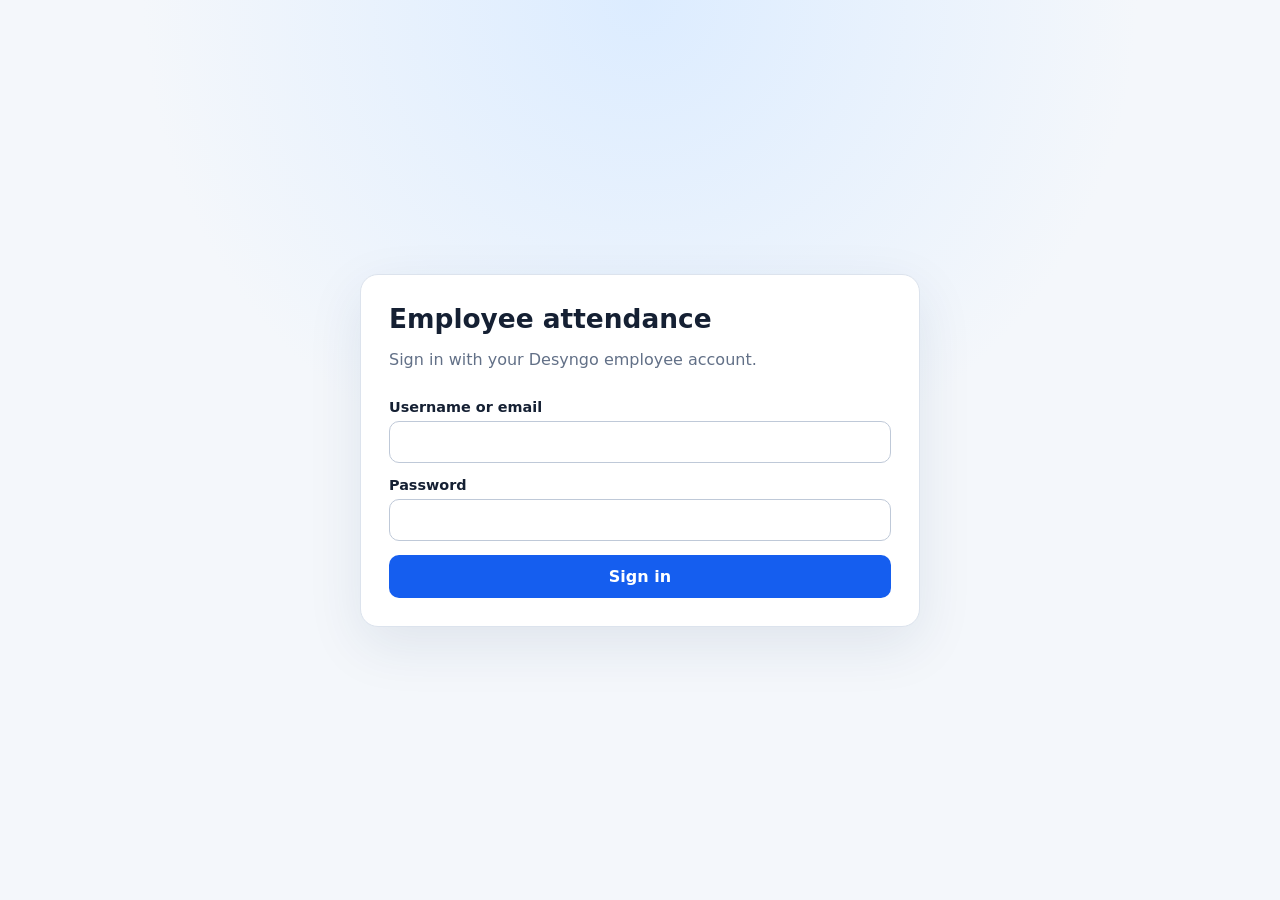
<file: attendance/index.html>
<!doctype html>
<html lang="en">
<head>
  <meta charset="utf-8">
  <meta name="viewport" content="width=device-width,initial-scale=1">
  <meta name="robots" content="noindex,nofollow,noarchive">
  <title>Employee Attendance | Desyngo</title>
  <style>
    :root{font-family:Inter,system-ui,sans-serif;color:#152033;background:#f4f7fb}*{box-sizing:border-box}
    body{margin:0;min-height:100vh;display:grid;place-items:center;padding:24px;background:radial-gradient(circle at top,#dcecff 0,#f4f7fb 45%)}
    main{width:min(560px,100%)}.card{background:#fff;border:1px solid #dce3ed;border-radius:18px;padding:28px;box-shadow:0 18px 55px #16345b18}
    h1{margin:0 0 6px;font-size:1.65rem}.muted{color:#627087}.stack{display:grid;gap:14px}.hidden{display:none!important}
    label{display:grid;gap:6px;font-weight:650;font-size:.9rem}input{width:100%;padding:12px 14px;border:1px solid #bfc9d8;border-radius:10px;font:inherit}
    input:focus{outline:3px solid #2176ff2b;border-color:#2176ff}button{border:0;border-radius:10px;padding:12px 16px;font:inherit;font-weight:700;cursor:pointer}
    button:disabled{opacity:.55;cursor:wait}.primary{background:#155eef;color:#fff}.secondary{background:#eaf1ff;color:#164a9b}.danger{background:#fff0f0;color:#9e2424}
    .actions{display:grid;grid-template-columns:1fr 1fr;gap:12px}.message{padding:11px 13px;border-radius:9px;background:#eef4ff;color:#244d89;font-size:.9rem}
    .message.error{background:#fff0f0;color:#9e2424}.top{display:flex;justify-content:space-between;gap:14px;align-items:start}.history{margin-top:18px;border-top:1px solid #e4e9f0;padding-top:14px}
    .record{padding:12px 0;border-bottom:1px solid #edf0f4;display:flex;justify-content:space-between;gap:12px}.record strong{display:block}.record span{color:#627087;font-size:.85rem}
    small{display:block;color:#7b8798;margin-top:16px;line-height:1.45}@media(max-width:460px){.actions{grid-template-columns:1fr}.card{padding:21px}}
  </style>
</head>
<body>
<main>
  <section id="login-card" class="card stack">
    <div><h1>Employee attendance</h1><p class="muted">Sign in with your Desyngo employee account.</p></div>
    <form id="login-form" class="stack">
      <label>Username or email<input id="identifier" autocomplete="username" required maxlength="255"></label>
      <label>Password<input id="password" type="password" autocomplete="current-password" required maxlength="128"></label>
      <button class="primary" type="submit">Sign in</button>
    </form>
    <div id="login-message" class="message hidden" role="alert"></div>
  </section>

  <section id="attendance-card" class="card stack hidden">
    <div class="top"><div><h1 id="welcome">Attendance</h1><p id="today" class="muted"></p></div><button id="logout" class="danger">Sign out</button></div>
    <div id="status-message" class="message">Location permission is requested only when you check in or check out.</div>
    <div class="actions"><button id="check-in" class="primary">Check in</button><button id="check-out" class="secondary">Check out</button></div>
    <div class="history"><strong>Recent attendance</strong><div id="history"></div></div>
    <small>Attendance entries cannot be edited or deleted here. Contact your administrator if a correction is required.</small>
  </section>
</main>
<script>
  const API='https://cooling-tower-api.onrender.com';
  let token=sessionStorage.getItem('desyngo_employee_session');
  const $=id=>document.getElementById(id);
  function message(id,text,error=false){const el=$(id);el.textContent=text;el.classList.remove('hidden');el.classList.toggle('error',error)}
  async function request(path,options={}){const headers={'Content-Type':'application/json',...(options.headers||{})};if(token)headers.Authorization=`Bearer ${token}`;const res=await fetch(API+path,{...options,headers});let body={};try{body=await res.json()}catch{}if(!res.ok)throw new Error(typeof body.detail==='string'?body.detail:'Request failed.');return body}
  function showLogin(){token=null;sessionStorage.removeItem('desyngo_employee_session');$('attendance-card').classList.add('hidden');$('login-card').classList.remove('hidden')}
  async function load(){if(!token)return showLogin();try{const me=await request('/api/auth/me');if(!me.is_employee)throw new Error('This account does not have employee attendance access.');$('welcome').textContent=`Welcome, ${me.full_name}`;$('today').textContent=new Intl.DateTimeFormat('en-IN',{dateStyle:'full',timeZone:'Asia/Kolkata'}).format(new Date());$('login-card').classList.add('hidden');$('attendance-card').classList.remove('hidden');await history()}catch(e){showLogin();message('login-message',e.message,true)}}
  function safe(value){return String(value??'').replace(/[&<>'"]/g,c=>({'&':'&amp;','<':'&lt;','>':'&gt;',"'":'&#39;','"':'&quot;'}[c]))}
  async function history(){const rows=await request('/api/attendance/me');$('history').innerHTML=rows.length?rows.slice(0,14).map(r=>`<div class="record"><div><strong>${safe(r.work_date)}</strong><span>${safe(r.status)}</span></div><div><span>In: ${safe(time(r.check_in_at))}</span><br><span>Out: ${safe(time(r.check_out_at))}</span></div></div>`).join(''):'<p class="muted">No attendance recorded.</p>'}
  function time(value){return value?new Intl.DateTimeFormat('en-IN',{hour:'2-digit',minute:'2-digit',timeZone:'Asia/Kolkata'}).format(new Date(value)):'—'}
  function getLocation(){return new Promise((resolve,reject)=>{if(!navigator.geolocation)return reject(new Error('Location is not supported on this device.'));navigator.geolocation.getCurrentPosition(p=>resolve({latitude:p.coords.latitude,longitude:p.coords.longitude,accuracy_m:p.coords.accuracy}),e=>reject(new Error(e.code===1?'Location permission is required.':'Unable to obtain an accurate location.')),{enableHighAccuracy:true,timeout:15000,maximumAge:0})})}
  async function mark(kind,button){button.disabled=true;message('status-message','Verifying your current location…');try{const loc=await getLocation();const row=await request(`/api/attendance/${kind}`,{method:'POST',body:JSON.stringify(loc)});message('status-message',kind==='check-in'?`Checked in successfully at ${time(row.check_in_at)}.`:`Checked out successfully at ${time(row.check_out_at)}.`);await history()}catch(e){message('status-message',e.message,true)}finally{button.disabled=false}}
  $('login-form').addEventListener('submit',async e=>{e.preventDefault();const button=e.currentTarget.querySelector('button');button.disabled=true;try{const data=await request('/api/auth/login',{method:'POST',body:JSON.stringify({email:$('identifier').value.trim(),password:$('password').value})});token=data.access_token;sessionStorage.setItem('desyngo_employee_session',token);$('password').value='';await load()}catch(err){message('login-message',err.message,true)}finally{button.disabled=false}});
  $('check-in').addEventListener('click',()=>mark('check-in',$('check-in')));$('check-out').addEventListener('click',()=>mark('check-out',$('check-out')));$('logout').addEventListener('click',showLogin);load();
</script>
</body>
</html>
</file>
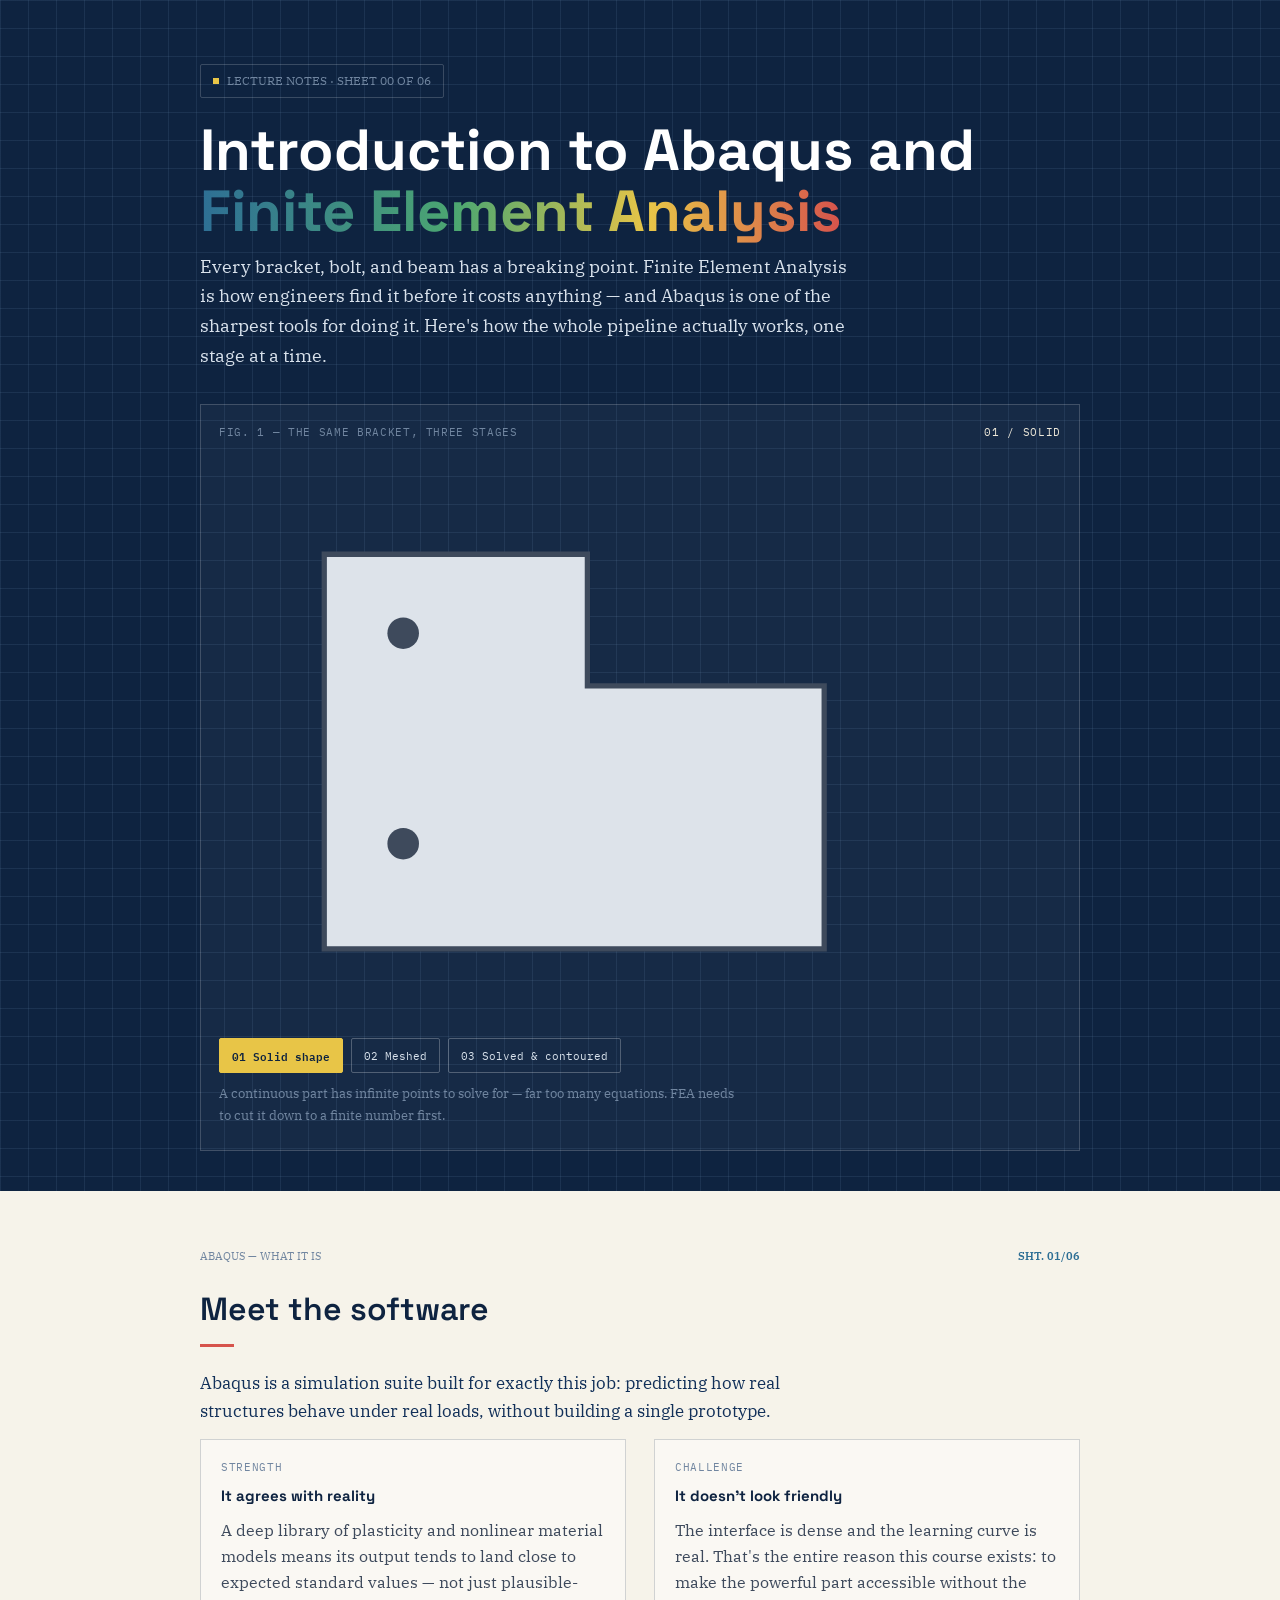
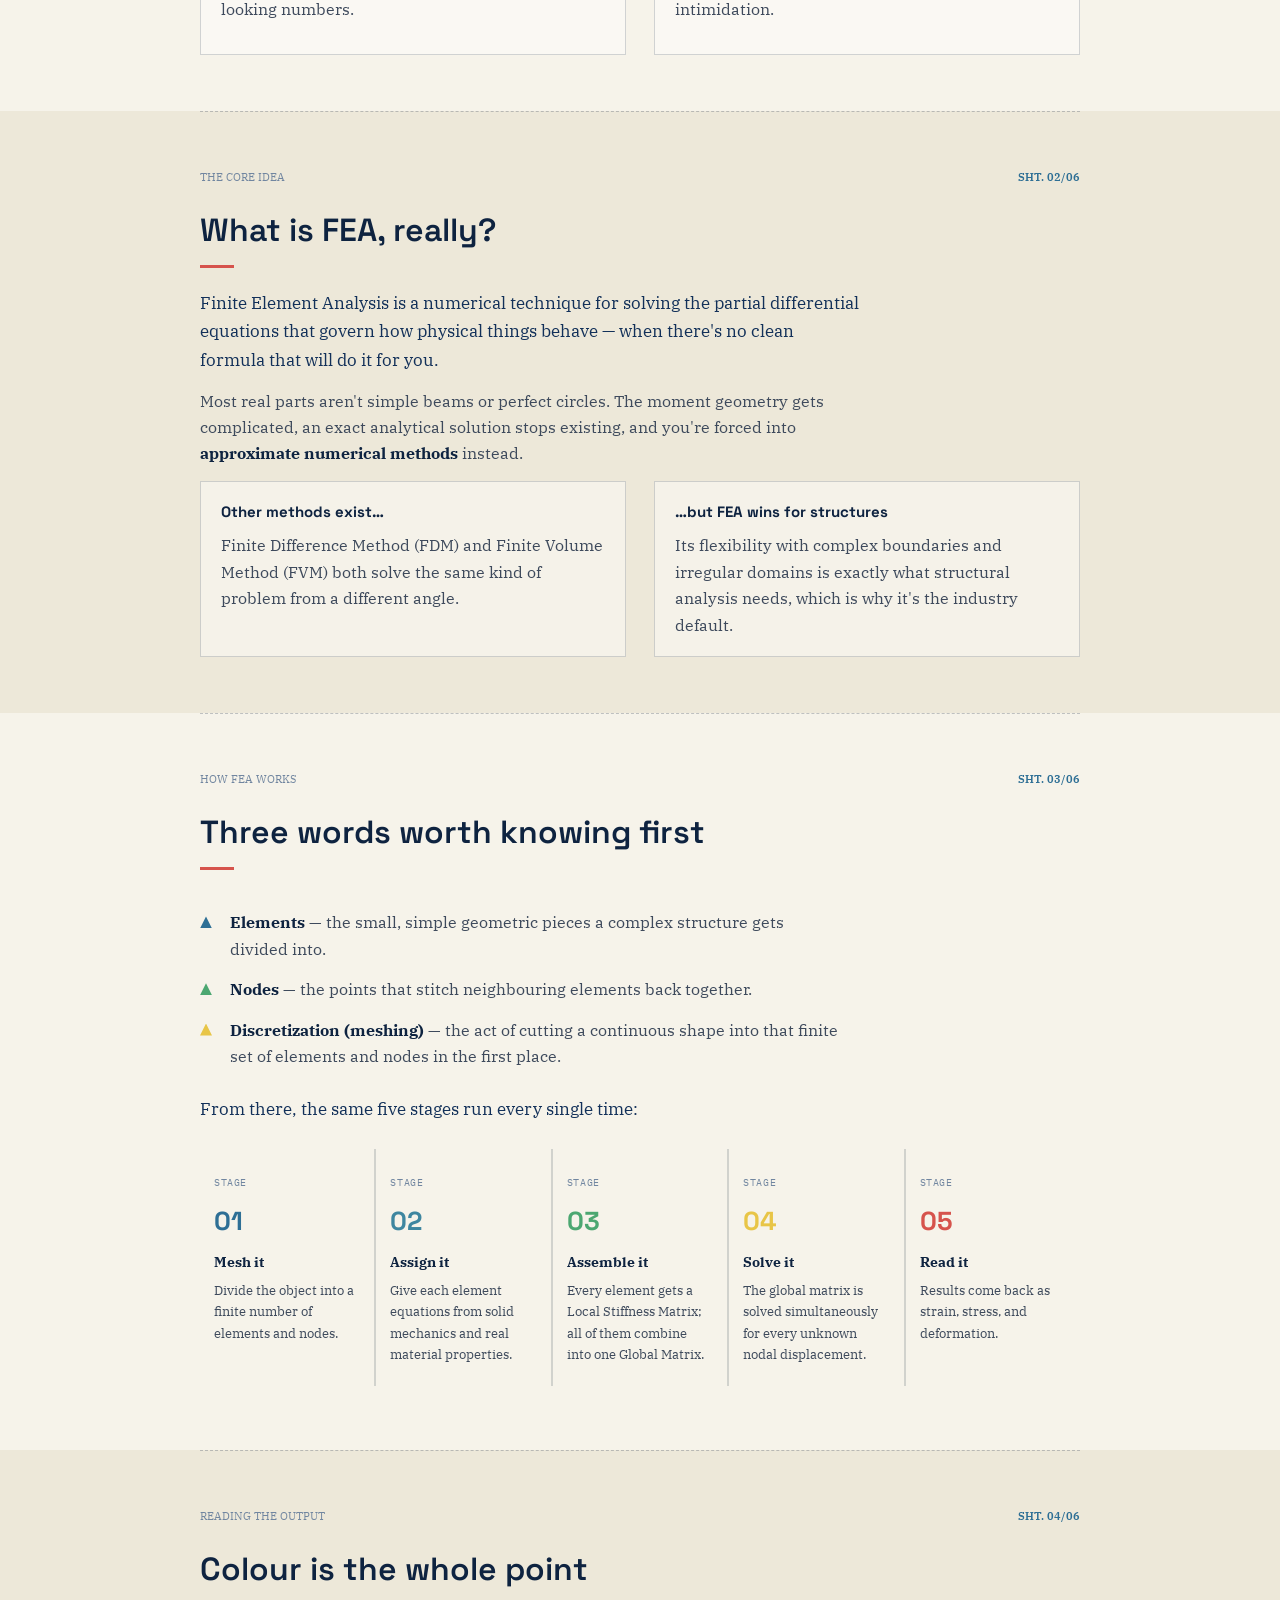
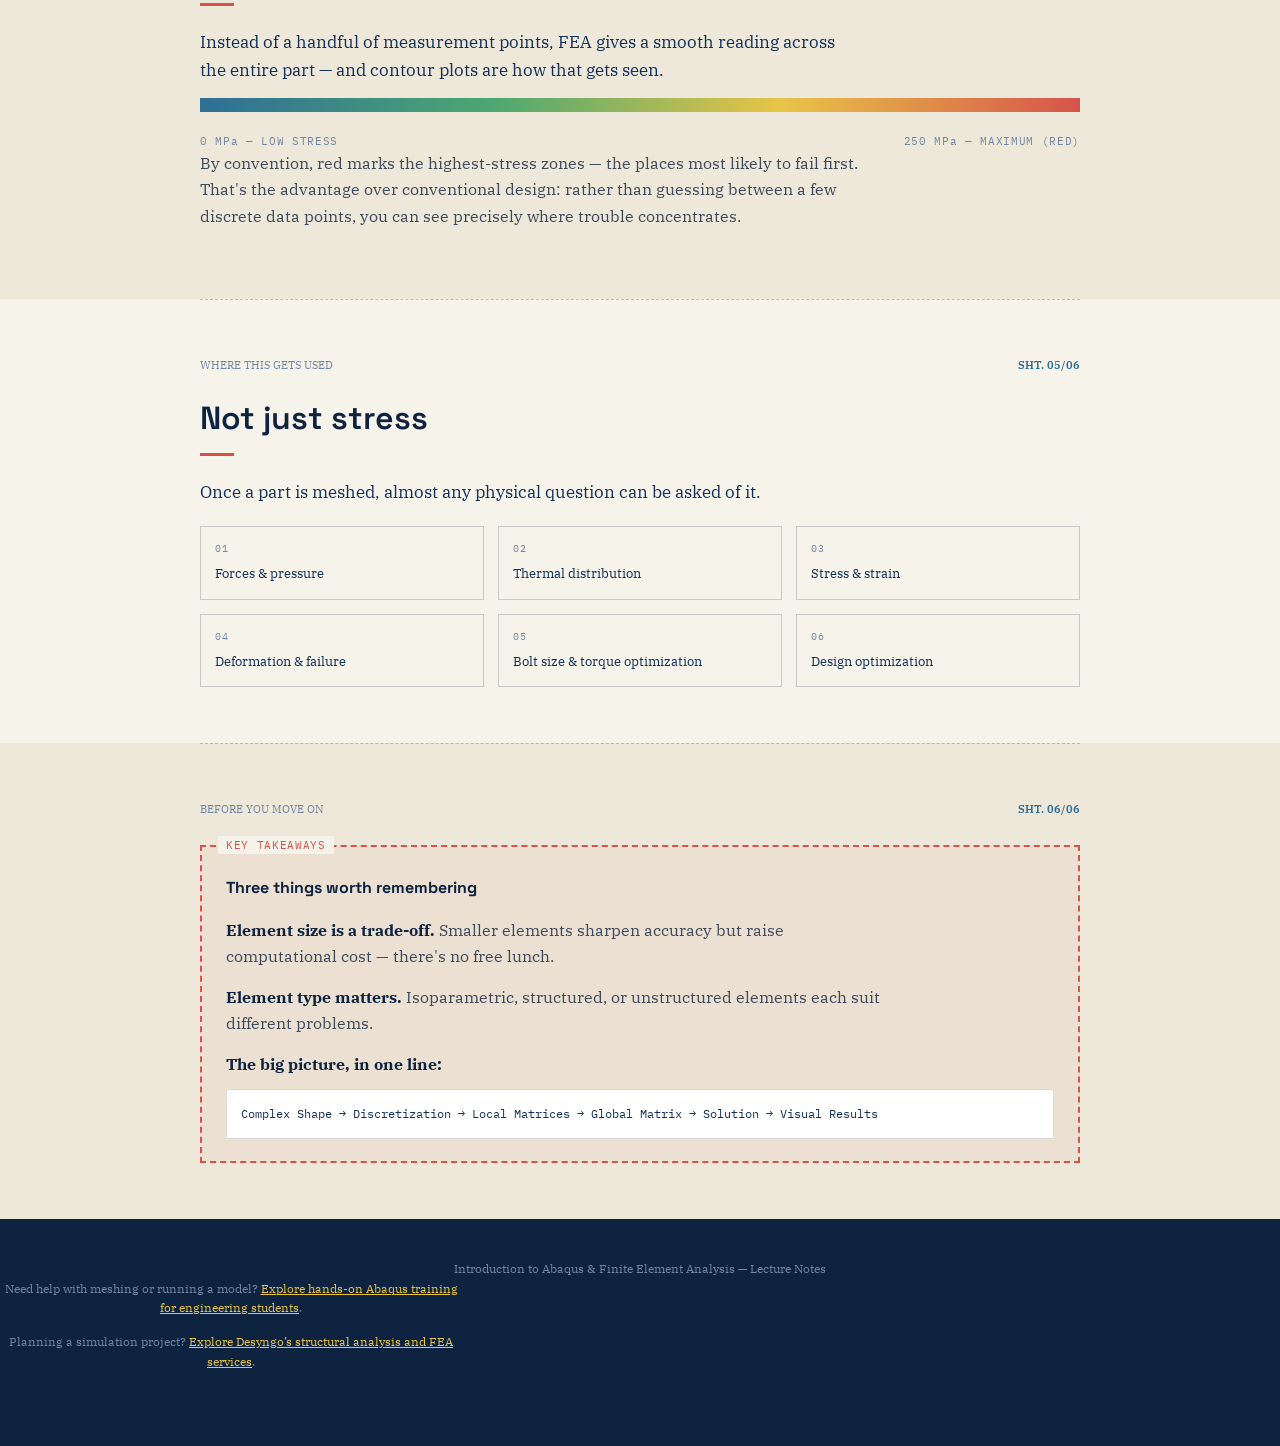
<file: blog/introduction-to-abaqus-fea/index.html>
<!DOCTYPE html>
<html lang="en">
<head>
<meta charset="UTF-8">
<title>Introduction to Abaqus and Finite Element Analysis | Desyngo</title>
<meta name="description" content="Learn the basics of finite element analysis in Abaqus, from meshing and material properties to interpreting stress, strain and deformation results.">
<link rel="canonical" href="https://desyngo.com/blog/introduction-to-abaqus-fea/">
<meta property="og:type" content="article">
<meta property="og:site_name" content="Desyngo">
<meta property="og:title" content="Introduction to Abaqus and Finite Element Analysis | Desyngo">
<meta property="og:description" content="Learn the basics of finite element analysis in Abaqus, from meshing and material properties to interpreting stress, strain and deformation results.">
<meta property="og:url" content="https://desyngo.com/blog/introduction-to-abaqus-fea/">
<script type="application/ld+json">
{
  "@context": "https://schema.org",
  "@type": "TechArticle",
  "headline": "Introduction to Abaqus and Finite Element Analysis",
  "mainEntityOfPage": "https://desyngo.com/blog/introduction-to-abaqus-fea/",
  "publisher": {
    "@type": "Organization",
    "name": "Desyngo",
    "url": "https://desyngo.com/"
  }
}
</script>
<meta name="viewport" content="width=device-width, initial-scale=1.0">
<link rel="preconnect" href="https://fonts.googleapis.com">
<link href="https://fonts.googleapis.com/css2?family=Space+Grotesk:wght@400;500;600;700&family=IBM+Plex+Serif:ital,wght@0,400;0,500;0,600;1,400&family=IBM+Plex+Mono:wght@400;500;600&display=swap" rel="stylesheet">
<style>
  :root{
    --ink:#0E2340;
    --ink-2:#123059;
    --paper:#F6F3EA;
    --paper-2:#EDE8D9;
    --steel:#3E4A5C;
    --steel-soft:#7186A0;
    --line:#6E93B8;
    --c-blue:#2E6F95;
    --c-green:#4CA771;
    --c-yellow:#E8C547;
    --c-red:#D6534C;
    --sheet-w: min(880px, 92vw);
  }

  *{box-sizing:border-box;}
  html,body{margin:0;padding:0;}
  body{
    background:var(--ink);
    color:var(--paper);
    font-family:'IBM Plex Serif', serif;
    line-height:1.65;
    -webkit-font-smoothing:antialiased;
  }

  ::selection{ background:var(--c-yellow); color:var(--ink); }

  .grid-bg{
    background-image:
      linear-gradient(rgba(110,147,184,0.14) 1px, transparent 1px),
      linear-gradient(90deg, rgba(110,147,184,0.14) 1px, transparent 1px);
    background-size: 28px 28px;
  }

  .mono{ font-family:'IBM Plex Mono', monospace; letter-spacing:0.06em; }
  h1,h2,h3,.display{ font-family:'Space Grotesk', sans-serif; }

  a{ color: var(--c-yellow); }

  /* ---------- HERO ---------- */
  .hero{
    position:relative;
    padding: 64px 0 40px;
    overflow:hidden;
  }
  .hero-inner{
    width:var(--sheet-w);
    margin:0 auto;
    position:relative;
    z-index:2;
  }
  .tag{
    display:inline-flex;
    align-items:center;
    gap:8px;
    font-size:12px;
    text-transform:uppercase;
    color: var(--steel-soft);
    border:1px solid rgba(255,255,255,0.18);
    padding:6px 12px;
    border-radius:2px;
  }
  .tag .dot{ width:6px;height:6px; background:var(--c-yellow); }
  h1.title{
    font-size: clamp(34px, 6vw, 58px);
    line-height:1.05;
    font-weight:700;
    margin: 22px 0 10px;
    color: #fff;
  }
  h1.title em{
    font-style:normal;
    background:linear-gradient(90deg, var(--c-blue), var(--c-green) 40%, var(--c-yellow) 70%, var(--c-red));
    -webkit-background-clip:text;
    background-clip:text;
    color:transparent;
  }
  .lede{
    font-size:18px;
    max-width:60ch;
    color:#D9E2EC;
  }

  /* hero diagram */
  .rig{
    margin-top:34px;
    border:1px solid rgba(255,255,255,0.18);
    background: rgba(255,255,255,0.03);
    padding: 18px 18px 10px;
  }
  .rig-head{
    display:flex; justify-content:space-between; align-items:center;
    font-size:11px; color:var(--steel-soft); margin-bottom:8px;
  }
  .rig-stage-label{ color:#EDE8D9; }
  svg{ display:block; width:100%; height:auto; }
  .rig-btns{
    display:flex; gap:8px; margin-top:10px; flex-wrap:wrap;
  }
  .rig-btns button{
    font-family:'IBM Plex Mono', monospace;
    font-size:11px;
    background:transparent;
    border:1px solid rgba(255,255,255,0.25);
    color:#D9E2EC;
    padding:7px 12px;
    cursor:pointer;
    border-radius:2px;
    transition: all .15s ease;
  }
  .rig-btns button:hover{ border-color:var(--c-yellow); color:#fff; }
  .rig-btns button.active{ background:var(--c-yellow); color:var(--ink); border-color:var(--c-yellow); font-weight:600;}
  .rig-btns button:focus-visible{ outline:2px solid var(--c-yellow); outline-offset:2px; }
  .rig-caption{ font-size:13px; color:var(--steel-soft); margin-top:10px;}

  /* ---------- SHEETS ---------- */
  .sheet{
    background: var(--paper);
    color: var(--steel);
    position:relative;
  }
  .sheet-inner{
    width:var(--sheet-w);
    margin:0 auto;
    padding: 56px 0;
  }
  .sheet + .sheet .sheet-inner{ border-top:1px dashed rgba(62,74,92,0.3); }

  .sheet-tag{
    display:flex; justify-content:space-between; align-items:baseline;
    font-size:11px; color: var(--steel-soft); margin-bottom:18px;
  }
  .sheet-tag .no{ color:var(--c-blue); font-weight:600; }

  h2.h{
    font-size: clamp(24px, 3.4vw, 32px);
    font-weight:600;
    color:var(--ink);
    margin:0 0 6px;
  }
  .h-accent{
    display:inline-block; width:34px; height:3px; background:var(--c-red);
    margin-bottom:14px;
  }

  p{ margin:0 0 14px; max-width:66ch; }
  .lead-line{ font-size:17px; color:var(--ink-2); }

  /* mesh-marker lists */
  ul.mesh-list{ list-style:none; margin:18px 0; padding:0; }
  ul.mesh-list li{
    position:relative;
    padding-left:30px;
    margin-bottom:14px;
    max-width:64ch;
  }
  ul.mesh-list li::before{
    content:"";
    position:absolute;
    left:0; top:7px;
    width:12px; height:12px;
    clip-path: polygon(50% 0%, 0% 100%, 100% 100%);
    background: var(--tri-color, var(--c-blue));
  }
  ul.mesh-list li strong{ color:var(--ink); }

  .two-col{
    display:grid;
    grid-template-columns: 1fr 1fr;
    gap: 28px;
  }
  @media (max-width:640px){ .two-col{ grid-template-columns:1fr; } }

  .panel{
    border:1px solid rgba(62,74,92,0.22);
    padding:18px 20px;
    background: rgba(255,255,255,0.4);
  }
  .panel h3{ margin:0 0 8px; font-size:15px; color:var(--ink); }
  .panel .mono{ font-size:11px; color:var(--steel-soft); display:block; margin-bottom:8px;}

  /* process steps */
  .steps{
    display:grid;
    grid-template-columns: repeat(5, 1fr);
    gap:2px;
    margin: 26px 0 8px;
    background: rgba(62,74,92,0.2);
  }
  @media (max-width:760px){ .steps{ grid-template-columns: 1fr 1fr; } }
  .step{
    background: var(--paper);
    padding:18px 14px 20px;
    position:relative;
    transition: background .2s ease;
  }
  .step:hover{ background: var(--paper-2); }
  .step .sht{ font-size:10px; color:var(--steel-soft); }
  .step .num{
    font-family:'Space Grotesk', sans-serif;
    font-size:26px; font-weight:700;
    color: var(--step-color, var(--c-blue));
    margin: 6px 0 8px;
  }
  .step h4{ margin:0 0 6px; font-size:14px; color:var(--ink); }
  .step p{ font-size:13px; margin:0; max-width:none; color:var(--steel); }

  /* contour swatch strip */
  .contour-bar{
    height:14px;
    width:100%;
    margin: 8px 0 20px;
    background: linear-gradient(90deg, var(--c-blue), var(--c-green) 33%, var(--c-yellow) 66%, var(--c-red));
    position:relative;
  }
  .contour-labels{
    display:flex; justify-content:space-between;
    font-size:11px; color:var(--steel-soft);
  }

  .app-grid{
    display:grid;
    grid-template-columns: repeat(3, 1fr);
    gap:14px;
    margin-top:20px;
  }
  @media (max-width:640px){ .app-grid{ grid-template-columns:1fr 1fr; } }
  .app{
    border:1px solid rgba(62,74,92,0.25);
    padding:14px;
    font-size:13px;
    color:var(--ink-2);
  }
  .app .mono{ font-size:10px; color:var(--steel-soft); display:block; margin-bottom:6px; }

  /* takeaway callout */
  .callout{
    border: 2px dashed var(--c-red);
    padding: 22px 24px;
    margin-top:26px;
    background: rgba(214,83,76,0.05);
    position:relative;
  }
  .callout .mono{ position:absolute; top:-11px; left:16px; background:var(--paper); padding:0 8px; font-size:11px; color:var(--c-red);}
  .callout h3{ margin-top:6px; color:var(--ink); font-size:16px;}
  .flow{
    font-family:'IBM Plex Mono', monospace;
    font-size:12px;
    color: var(--ink-2);
    background:#fff;
    border:1px solid rgba(62,74,92,0.2);
    padding:14px;
    margin-top:12px;
    overflow-x:auto;
    white-space:nowrap;
  }

  footer{
    text-align:center;
    padding: 40px 0 60px;
    color: var(--steel-soft);
    font-size:12px;
  }

  @media (prefers-reduced-motion: reduce){
    *{ transition:none !important; }
  }
</style>
</head>
<body>

<section class="hero grid-bg">
  <div class="hero-inner">
    <span class="tag"><span class="dot"></span>LECTURE NOTES &middot; SHEET 00 OF 06</span>
    <h1 class="title">Introduction to Abaqus and <em>Finite Element Analysis</em></h1>
    <p class="lede">Every bracket, bolt, and beam has a breaking point. Finite Element Analysis is how engineers find it before it costs anything &mdash; and Abaqus is one of the sharpest tools for doing it. Here's how the whole pipeline actually works, one stage at a time.</p>

    <div class="rig">
      <div class="rig-head">
        <span class="mono">FIG. 1 &mdash; THE SAME BRACKET, THREE STAGES</span>
        <span class="mono rig-stage-label" id="stageLabel">01 / SOLID</span>
      </div>
      <div id="svgHolder"></div>
      <div class="rig-btns">
        <button class="active" data-stage="0">01 Solid shape</button>
        <button data-stage="1">02 Meshed</button>
        <button data-stage="2">03 Solved &amp; contoured</button>
      </div>
      <p class="rig-caption" id="rigCaption">A continuous part has infinite points to solve for &mdash; far too many equations. FEA needs to cut it down to a finite number first.</p>
    </div>
  </div>
</section>

<section class="sheet">
  <div class="sheet-inner">
    <div class="sheet-tag"><span>ABAQUS &mdash; WHAT IT IS</span><span class="no">SHT. 01/06</span></div>
    <h2 class="h">Meet the software</h2>
    <span class="h-accent"></span>
    <p class="lead-line">Abaqus is a simulation suite built for exactly this job: predicting how real structures behave under real loads, without building a single prototype.</p>
    <div class="two-col">
      <div class="panel">
        <span class="mono">STRENGTH</span>
        <h3>It agrees with reality</h3>
        <p>A deep library of plasticity and nonlinear material models means its output tends to land close to expected standard values &mdash; not just plausible-looking numbers.</p>
      </div>
      <div class="panel">
        <span class="mono">CHALLENGE</span>
        <h3>It doesn't look friendly</h3>
        <p>The interface is dense and the learning curve is real. That's the entire reason this course exists: to make the powerful part accessible without the intimidation.</p>
      </div>
    </div>
  </div>
</section>

<section class="sheet" style="background:var(--paper-2);">
  <div class="sheet-inner">
    <div class="sheet-tag"><span>THE CORE IDEA</span><span class="no">SHT. 02/06</span></div>
    <h2 class="h">What is FEA, really?</h2>
    <span class="h-accent"></span>
    <p class="lead-line">Finite Element Analysis is a numerical technique for solving the partial differential equations that govern how physical things behave &mdash; when there's no clean formula that will do it for you.</p>
    <p>Most real parts aren't simple beams or perfect circles. The moment geometry gets complicated, an exact analytical solution stops existing, and you're forced into <strong style="color:var(--ink);">approximate numerical methods</strong> instead.</p>

    <div class="two-col">
      <div class="panel">
        <h3>Other methods exist&hellip;</h3>
        <p style="margin-bottom:0;">Finite Difference Method (FDM) and Finite Volume Method (FVM) both solve the same kind of problem from a different angle.</p>
      </div>
      <div class="panel">
        <h3>&hellip;but FEA wins for structures</h3>
        <p style="margin-bottom:0;">Its flexibility with complex boundaries and irregular domains is exactly what structural analysis needs, which is why it's the industry default.</p>
      </div>
    </div>
  </div>
</section>

<section class="sheet">
  <div class="sheet-inner">
    <div class="sheet-tag"><span>HOW FEA WORKS</span><span class="no">SHT. 03/06</span></div>
    <h2 class="h">Three words worth knowing first</h2>
    <span class="h-accent"></span>
    <ul class="mesh-list">
      <li style="--tri-color:var(--c-blue);"><strong>Elements</strong> &mdash; the small, simple geometric pieces a complex structure gets divided into.</li>
      <li style="--tri-color:var(--c-green);"><strong>Nodes</strong> &mdash; the points that stitch neighbouring elements back together.</li>
      <li style="--tri-color:var(--c-yellow);"><strong>Discretization (meshing)</strong> &mdash; the act of cutting a continuous shape into that finite set of elements and nodes in the first place.</li>
    </ul>

    <p class="lead-line" style="margin-top:26px;">From there, the same five stages run every single time:</p>

    <div class="steps">
      <div class="step" style="--step-color:var(--c-blue);">
        <span class="sht mono">STAGE</span>
        <div class="num">01</div>
        <h4>Mesh it</h4>
        <p>Divide the object into a finite number of elements and nodes.</p>
      </div>
      <div class="step" style="--step-color:#3E86A0;">
        <span class="sht mono">STAGE</span>
        <div class="num">02</div>
        <h4>Assign it</h4>
        <p>Give each element equations from solid mechanics and real material properties.</p>
      </div>
      <div class="step" style="--step-color:var(--c-green);">
        <span class="sht mono">STAGE</span>
        <div class="num">03</div>
        <h4>Assemble it</h4>
        <p>Every element gets a Local Stiffness Matrix; all of them combine into one Global Matrix.</p>
      </div>
      <div class="step" style="--step-color:var(--c-yellow);">
        <span class="sht mono">STAGE</span>
        <div class="num">04</div>
        <h4>Solve it</h4>
        <p>The global matrix is solved simultaneously for every unknown nodal displacement.</p>
      </div>
      <div class="step" style="--step-color:var(--c-red);">
        <span class="sht mono">STAGE</span>
        <div class="num">05</div>
        <h4>Read it</h4>
        <p>Results come back as strain, stress, and deformation.</p>
      </div>
    </div>
  </div>
</section>

<section class="sheet" style="background:var(--paper-2);">
  <div class="sheet-inner">
    <div class="sheet-tag"><span>READING THE OUTPUT</span><span class="no">SHT. 04/06</span></div>
    <h2 class="h">Colour is the whole point</h2>
    <span class="h-accent"></span>
    <p class="lead-line">Instead of a handful of measurement points, FEA gives a smooth reading across the entire part &mdash; and contour plots are how that gets seen.</p>
    <div class="contour-bar"></div>
    <div class="contour-labels">
      <span class="mono">0 MPa &mdash; LOW STRESS</span>
      <span class="mono">250 MPa &mdash; MAXIMUM (RED)</span>
    </div>
    <p>By convention, red marks the highest-stress zones &mdash; the places most likely to fail first. That's the advantage over conventional design: rather than guessing between a few discrete data points, you can see precisely where trouble concentrates.</p>
  </div>
</section>

<section class="sheet">
  <div class="sheet-inner">
    <div class="sheet-tag"><span>WHERE THIS GETS USED</span><span class="no">SHT. 05/06</span></div>
    <h2 class="h">Not just stress</h2>
    <span class="h-accent"></span>
    <p class="lead-line">Once a part is meshed, almost any physical question can be asked of it.</p>
    <div class="app-grid">
      <div class="app"><span class="mono">01</span>Forces &amp; pressure</div>
      <div class="app"><span class="mono">02</span>Thermal distribution</div>
      <div class="app"><span class="mono">03</span>Stress &amp; strain</div>
      <div class="app"><span class="mono">04</span>Deformation &amp; failure</div>
      <div class="app"><span class="mono">05</span>Bolt size &amp; torque optimization</div>
      <div class="app"><span class="mono">06</span>Design optimization</div>
    </div>
  </div>
</section>

<section class="sheet" style="background:var(--paper-2);">
  <div class="sheet-inner">
    <div class="sheet-tag"><span>BEFORE YOU MOVE ON</span><span class="no">SHT. 06/06</span></div>
    <div class="callout">
      <span class="mono">KEY TAKEAWAYS</span>
      <h3>Three things worth remembering</h3>
      <p><strong style="color:var(--ink);">Element size is a trade-off.</strong> Smaller elements sharpen accuracy but raise computational cost &mdash; there's no free lunch.</p>
      <p><strong style="color:var(--ink);">Element type matters.</strong> Isoparametric, structured, or unstructured elements each suit different problems.</p>
      <p style="margin-bottom:0;"><strong style="color:var(--ink);">The big picture, in one line:</strong></p>
      <div class="flow">Complex Shape &rarr; Discretization &rarr; Local Matrices &rarr; Global Matrix &rarr; Solution &rarr; Visual Results</div>
    </div>
  </div>
</section>

<footer class="grid-bg" style="background:var(--ink);">
  Introduction to Abaqus &amp; Finite Element Analysis &mdash; Lecture Notes
  <p>Need help with meshing or running a model? <a href="../../training/abaqus/">Explore hands-on Abaqus training for engineering students</a>.</p>
  <p>Planning a simulation project? <a href="../../services/structural-analysis-fea/">Explore Desyngo&rsquo;s structural analysis and FEA services</a>.</p>
</footer>

<script>
(function(){
  const holder = document.getElementById('svgHolder');
  const label = document.getElementById('stageLabel');
  const caption = document.getElementById('rigCaption');
  const buttons = document.querySelectorAll('.rig-btns button');

  const captions = [
    "A continuous part has infinite points to solve for — far too many equations. FEA needs to cut it down to a finite number first.",
    "Discretization: the shape is divided into simple elements joined at nodes. Now every element gets its own local stiffness equation.",
    "The local equations are assembled into a global matrix and solved. The result is mapped back onto the shape as a stress contour — red marks where it's most likely to fail."
  ];
  const labels = ["01 / SOLID", "02 / MESHED", "03 / SOLVED"];

  // simple bracket outline (an L-shaped bracket, like the lecture's own example)
  const bracketPath = "M40,40 L140,40 L140,90 L230,90 L230,190 L40,190 Z";

  function solidSVG(){
    return `<svg viewBox="0 0 320 220" role="img" aria-label="Solid bracket shape">
      <path d="${bracketPath}" fill="#DDE3EA" stroke="#3E4A5C" stroke-width="2"/>
      <circle cx="70" cy="150" r="6" fill="#3E4A5C"/>
      <circle cx="70" cy="70" r="6" fill="#3E4A5C"/>
    </svg>`;
  }

  function meshSVG(){
    // build a rough triangular mesh over the bracket region
    let lines = '';
    const stepX = 22, stepY = 22;
    for(let x=40; x<=230; x+=stepX){
      for(let y=40; y<=190; y+=stepY){
        // skip points outside the L shape roughly
        if(x>140 && y<90) continue;
        lines += `<circle cx="${x}" cy="${y}" r="2.4" fill="#2E6F95"/>`;
        if(x+stepX<=230){
          if(!(x+stepX>140 && y<90) )
            lines += `<line x1="${x}" y1="${y}" x2="${x+stepX}" y2="${y}" stroke="#6E93B8" stroke-width="1"/>`;
        }
        if(y+stepY<=190){
          if(!(x>140 && y+stepY<90))
            lines += `<line x1="${x}" y1="${y}" x2="${x}" y2="${y+stepY}" stroke="#6E93B8" stroke-width="1"/>`;
        }
        if(x+stepX<=230 && y+stepY<=190){
          if(!(x+stepX>140 && y+stepY<=90))
            lines += `<line x1="${x}" y1="${y}" x2="${x+stepX}" y2="${y+stepY}" stroke="#6E93B8" stroke-width="0.7"/>`;
        }
      }
    }
    return `<svg viewBox="0 0 320 220" role="img" aria-label="Meshed bracket shape">
      <path d="${bracketPath}" fill="#F6F3EA" stroke="#3E4A5C" stroke-width="2"/>
      ${lines}
    </svg>`;
  }

  function contourSVG(){
    return `<svg viewBox="0 0 320 220" role="img" aria-label="Solved bracket with stress contour">
      <defs>
        <linearGradient id="stressGrad" x1="0%" y1="100%" x2="100%" y2="0%">
          <stop offset="0%" stop-color="#2E6F95"/>
          <stop offset="45%" stop-color="#4CA771"/>
          <stop offset="75%" stop-color="#E8C547"/>
          <stop offset="100%" stop-color="#D6534C"/>
        </linearGradient>
        <clipPath id="bracketClip"><path d="${bracketPath}"/></clipPath>
      </defs>
      <g clip-path="url(#bracketClip)">
        <rect x="0" y="0" width="320" height="220" fill="url(#stressGrad)"/>
      </g>
      <path d="${bracketPath}" fill="none" stroke="#3E4A5C" stroke-width="2"/>
      <circle cx="70" cy="70" r="5" fill="#0E2340"/>
      <text x="82" y="74" font-family="IBM Plex Mono, monospace" font-size="10" fill="#3E4A5C">fixed</text>
      <circle cx="70" cy="150" r="5" fill="#D6534C"/>
      <text x="82" y="154" font-family="IBM Plex Mono, monospace" font-size="10" fill="#3E4A5C">max stress</text>
    </svg>`;
  }

  const renders = [solidSVG, meshSVG, contourSVG];

  function setStage(i){
    holder.innerHTML = renders[i]();
    label.textContent = labels[i];
    caption.textContent = captions[i];
    buttons.forEach(b => b.classList.toggle('active', b.dataset.stage == i));
  }

  buttons.forEach(b => b.addEventListener('click', () => setStage(parseInt(b.dataset.stage))));
  setStage(0);
})();
</script>

</body>
</html>
</file>
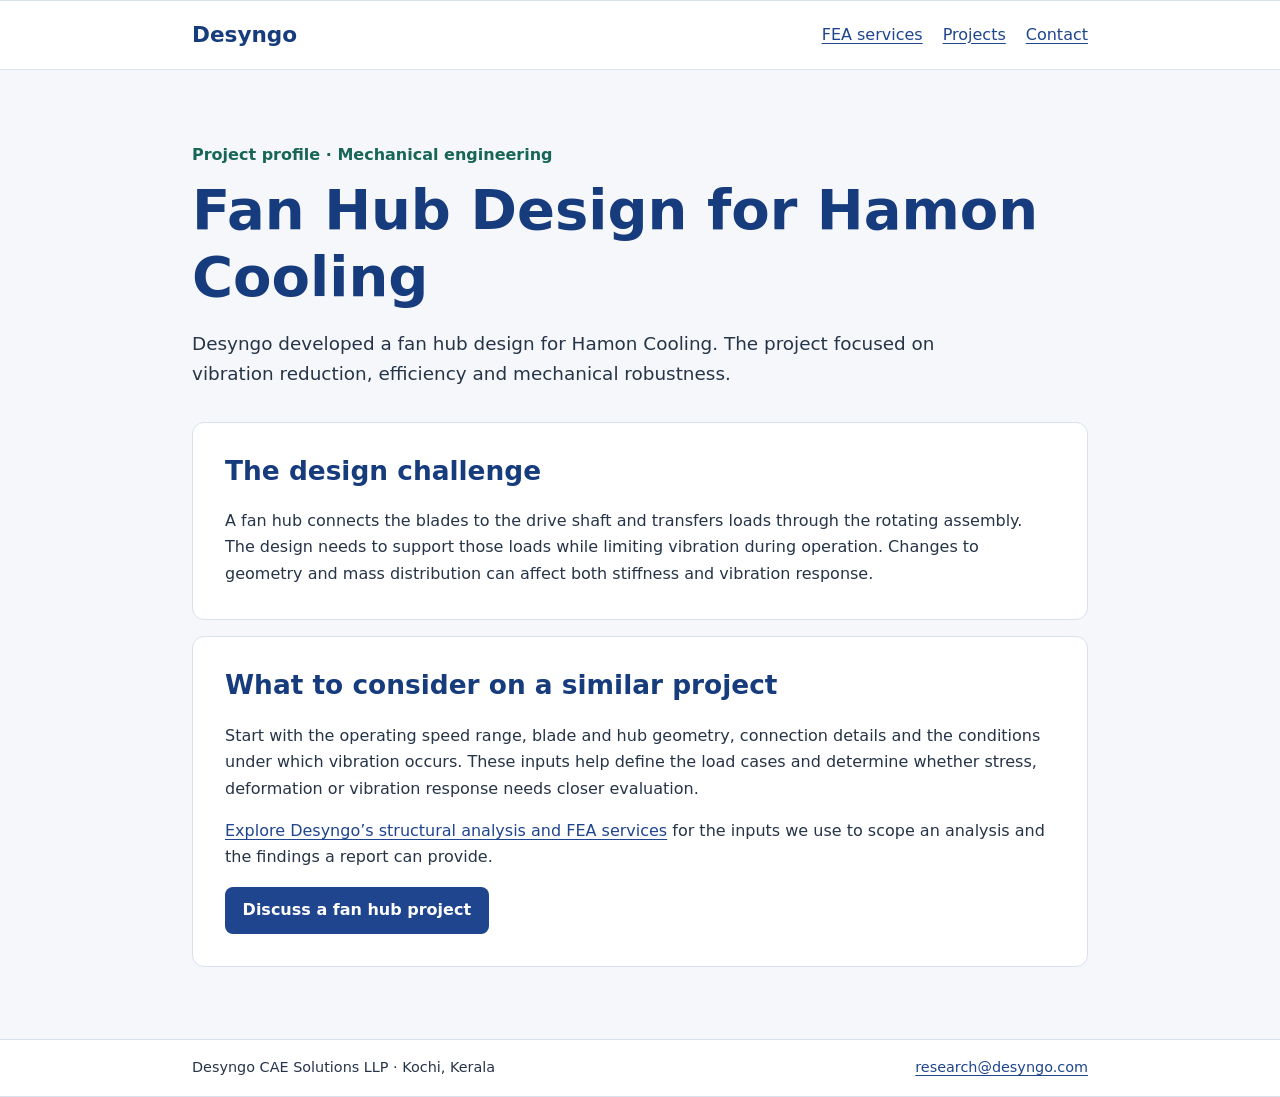
<file: projects/hamon-cooling-fan-hub/index.html>
<!DOCTYPE html>
<html lang="en">
<head>
    <meta charset="UTF-8">
    <meta name="viewport" content="width=device-width, initial-scale=1.0">
    <title>Fan Hub Design for Hamon Cooling | Desyngo</title>
    <meta name="description" content="A Desyngo project for Hamon Cooling focused on fan hub design, vibration reduction and mechanical robustness.">
    <link rel="canonical" href="https://desyngo.com/projects/hamon-cooling-fan-hub/">
    <meta property="og:type" content="website">
    <meta property="og:site_name" content="Desyngo">
    <meta property="og:title" content="Fan Hub Design for Hamon Cooling | Desyngo">
    <meta property="og:description" content="A fan hub design project focused on reducing vibration and improving mechanical robustness.">
    <meta property="og:url" content="https://desyngo.com/projects/hamon-cooling-fan-hub/">
    <link rel="stylesheet" href="../../assets/engineering-pages.css">
</head>
<body>
    <header class="site-header">
        <nav class="container" aria-label="Main navigation">
            <a class="brand" href="../../">Desyngo</a>
            <div class="nav-links">
                <a href="../../services/structural-analysis-fea/">FEA services</a>
                <a href="../../#projects">Projects</a>
                <a href="../../#contact">Contact</a>
            </div>
        </nav>
    </header>

    <main class="container">
        <section class="intro">
            <p class="eyebrow">Project profile · Mechanical engineering</p>
            <h1>Fan Hub Design for Hamon Cooling</h1>
            <p class="lead">Desyngo developed a fan hub design for Hamon Cooling. The project focused on vibration reduction, efficiency and mechanical robustness.</p>
        </section>

        <section class="panel">
            <h2>The design challenge</h2>
            <p>A fan hub connects the blades to the drive shaft and transfers loads through the rotating assembly. The design needs to support those loads while limiting vibration during operation. Changes to geometry and mass distribution can affect both stiffness and vibration response.</p>
        </section>

        <section class="panel">
            <h2>What to consider on a similar project</h2>
            <p>Start with the operating speed range, blade and hub geometry, connection details and the conditions under which vibration occurs. These inputs help define the load cases and determine whether stress, deformation or vibration response needs closer evaluation.</p>
            <p><a href="../../services/structural-analysis-fea/">Explore Desyngo’s structural analysis and FEA services</a> for the inputs we use to scope an analysis and the findings a report can provide.</p>
            <a class="button" href="mailto:research@desyngo.com?subject=Fan%20hub%20design%20enquiry">Discuss a fan hub project</a>
        </section>
    </main>

    <footer class="site-footer">
        <div class="container">
            <span>Desyngo CAE Solutions LLP · Kochi, Kerala</span>
            <a href="mailto:research@desyngo.com">research@desyngo.com</a>
        </div>
    </footer>
</body>
</html>
</file>
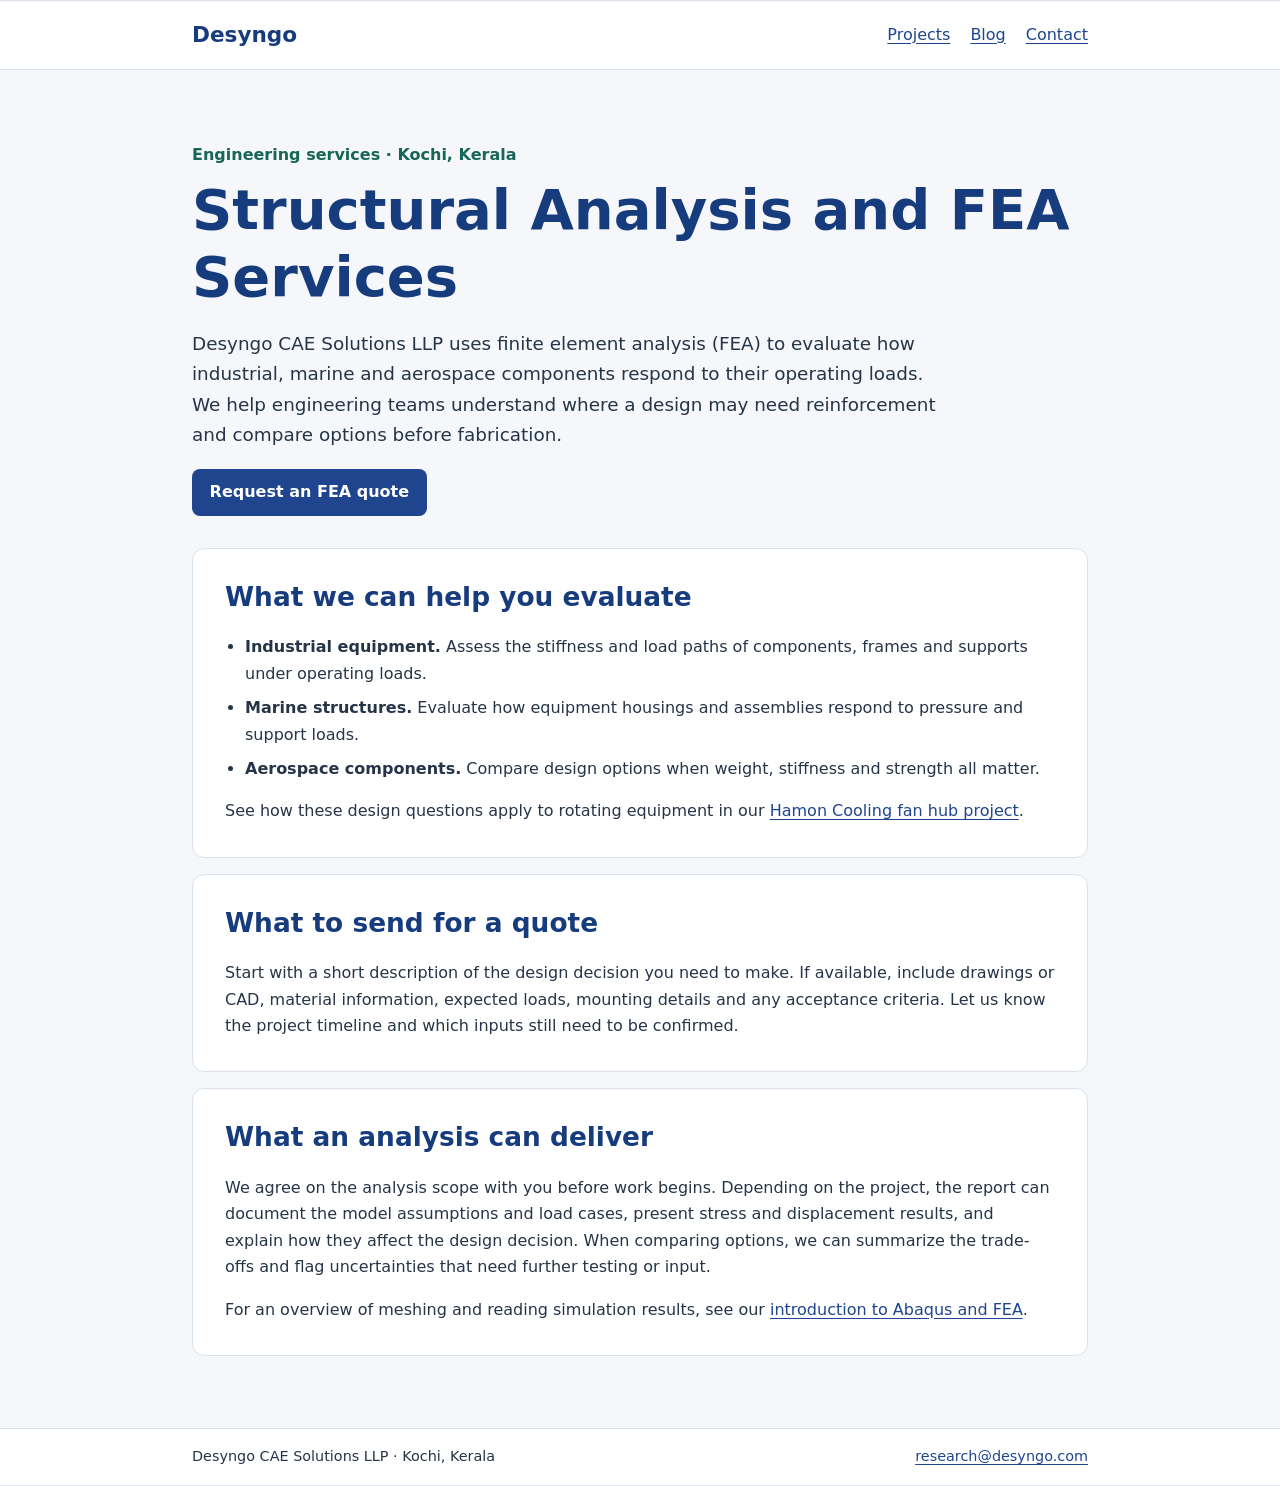
<file: services/structural-analysis-fea/index.html>
<!DOCTYPE html>
<html lang="en">
<head>
    <meta charset="UTF-8">
    <meta name="viewport" content="width=device-width, initial-scale=1.0">
    <title>Structural Analysis &amp; FEA Services in Kochi | Desyngo</title>
    <meta name="description" content="Desyngo provides finite element analysis and structural simulation for industrial, marine and aerospace designs from Kochi, Kerala. Discuss your project with us.">
    <link rel="canonical" href="https://desyngo.com/services/structural-analysis-fea/">
    <meta property="og:type" content="website">
    <meta property="og:site_name" content="Desyngo">
    <meta property="og:title" content="Structural Analysis &amp; FEA Services in Kochi | Desyngo">
    <meta property="og:description" content="Finite element analysis and structural simulation for industrial, marine and aerospace designs.">
    <meta property="og:url" content="https://desyngo.com/services/structural-analysis-fea/">
    <link rel="stylesheet" href="../../assets/engineering-pages.css">
</head>
<body>
    <header class="site-header">
        <nav class="container" aria-label="Main navigation">
            <a class="brand" href="../../">Desyngo</a>
            <div class="nav-links">
                <a href="../../#projects">Projects</a>
                <a href="../../blog/">Blog</a>
                <a href="../../#contact">Contact</a>
            </div>
        </nav>
    </header>

    <main class="container">
        <section class="intro">
            <p class="eyebrow">Engineering services · Kochi, Kerala</p>
            <h1>Structural Analysis and FEA Services</h1>
            <p class="lead">Desyngo CAE Solutions LLP uses finite element analysis (FEA) to evaluate how industrial, marine and aerospace components respond to their operating loads. We help engineering teams understand where a design may need reinforcement and compare options before fabrication.</p>
            <a class="button" href="mailto:research@desyngo.com?subject=Structural%20analysis%20and%20FEA%20enquiry">Request an FEA quote</a>
        </section>

        <section class="panel">
            <h2>What we can help you evaluate</h2>
            <ul>
                <li><strong>Industrial equipment.</strong> Assess the stiffness and load paths of components, frames and supports under operating loads.</li>
                <li><strong>Marine structures.</strong> Evaluate how equipment housings and assemblies respond to pressure and support loads.</li>
                <li><strong>Aerospace components.</strong> Compare design options when weight, stiffness and strength all matter.</li>
            </ul>
            <p>See how these design questions apply to rotating equipment in our <a href="../../projects/hamon-cooling-fan-hub/">Hamon Cooling fan hub project</a>.</p>
        </section>

        <section class="panel">
            <h2>What to send for a quote</h2>
            <p>Start with a short description of the design decision you need to make. If available, include drawings or CAD, material information, expected loads, mounting details and any acceptance criteria. Let us know the project timeline and which inputs still need to be confirmed.</p>
        </section>

        <section class="panel">
            <h2>What an analysis can deliver</h2>
            <p>We agree on the analysis scope with you before work begins. Depending on the project, the report can document the model assumptions and load cases, present stress and displacement results, and explain how they affect the design decision. When comparing options, we can summarize the trade-offs and flag uncertainties that need further testing or input.</p>
            <p>For an overview of meshing and reading simulation results, see our <a href="../../blog/introduction-to-abaqus-fea/">introduction to Abaqus and FEA</a>.</p>
        </section>
    </main>

    <footer class="site-footer">
        <div class="container">
            <span>Desyngo CAE Solutions LLP · Kochi, Kerala</span>
            <a href="mailto:research@desyngo.com">research@desyngo.com</a>
        </div>
    </footer>
</body>
</html>
</file>
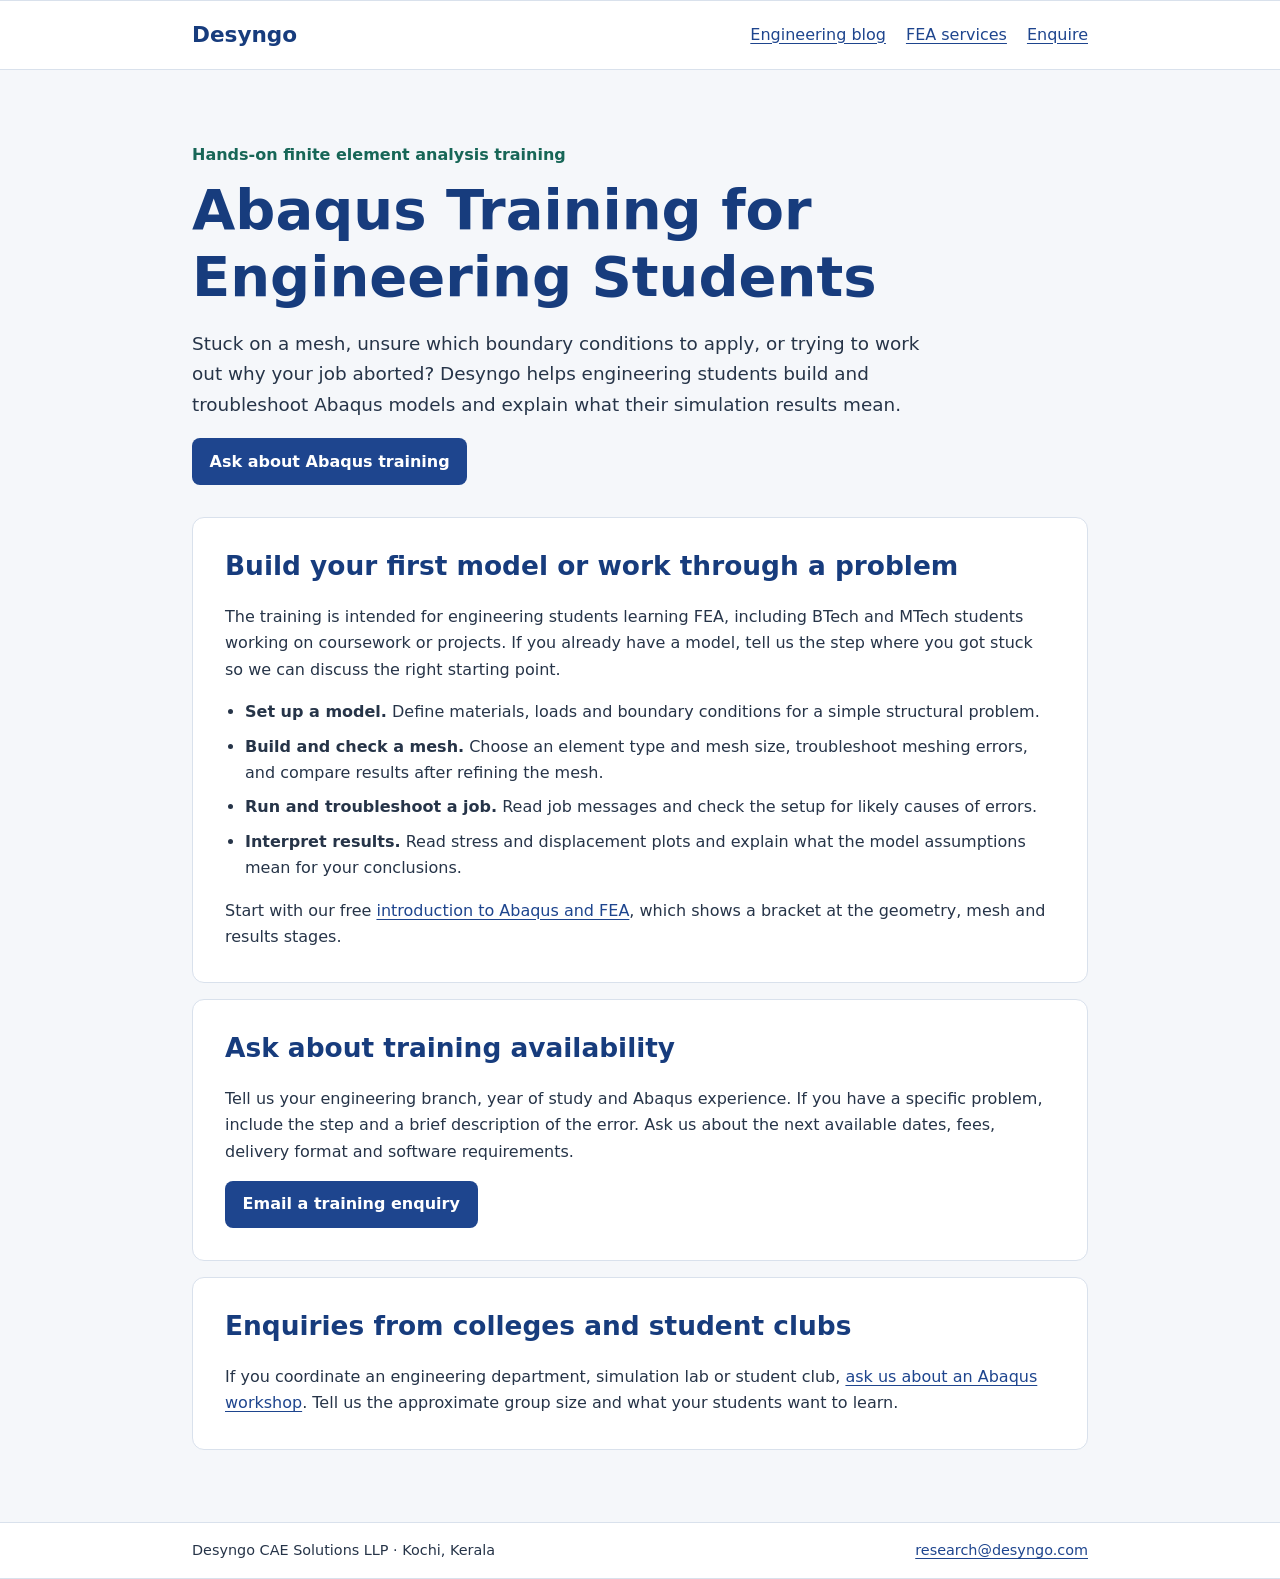
<file: training/abaqus/index.html>
<!DOCTYPE html>
<html lang="en">
<head>
    <meta charset="UTF-8">
    <meta name="viewport" content="width=device-width, initial-scale=1.0">
    <title>Abaqus Training for Engineering Students | Desyngo</title>
    <meta name="description" content="Hands-on Abaqus and finite element analysis training for engineering students. Learn meshing, boundary conditions, job troubleshooting and how to interpret results.">
    <link rel="canonical" href="https://desyngo.com/training/abaqus/">
    <meta property="og:type" content="website">
    <meta property="og:site_name" content="Desyngo">
    <meta property="og:title" content="Abaqus Training for Engineering Students | Desyngo">
    <meta property="og:description" content="Build your first Abaqus model or get help troubleshooting meshes, boundary conditions and analysis jobs.">
    <meta property="og:url" content="https://desyngo.com/training/abaqus/">
    <link rel="stylesheet" href="../../assets/engineering-pages.css">
</head>
<body>
    <header class="site-header">
        <nav class="container" aria-label="Main navigation">
            <a class="brand" href="../../">Desyngo</a>
            <div class="nav-links">
                <a href="../../blog/">Engineering blog</a>
                <a href="../../services/structural-analysis-fea/">FEA services</a>
                <a href="#enquire">Enquire</a>
            </div>
        </nav>
    </header>

    <main class="container">
        <section class="intro">
            <p class="eyebrow">Hands-on finite element analysis training</p>
            <h1>Abaqus Training for Engineering Students</h1>
            <p class="lead">Stuck on a mesh, unsure which boundary conditions to apply, or trying to work out why your job aborted? Desyngo helps engineering students build and troubleshoot Abaqus models and explain what their simulation results mean.</p>
            <a class="button" href="#enquire">Ask about Abaqus training</a>
        </section>

        <section class="panel">
            <h2>Build your first model or work through a problem</h2>
            <p>The training is intended for engineering students learning FEA, including BTech and MTech students working on coursework or projects. If you already have a model, tell us the step where you got stuck so we can discuss the right starting point.</p>
            <ul>
                <li><strong>Set up a model.</strong> Define materials, loads and boundary conditions for a simple structural problem.</li>
                <li><strong>Build and check a mesh.</strong> Choose an element type and mesh size, troubleshoot meshing errors, and compare results after refining the mesh.</li>
                <li><strong>Run and troubleshoot a job.</strong> Read job messages and check the setup for likely causes of errors.</li>
                <li><strong>Interpret results.</strong> Read stress and displacement plots and explain what the model assumptions mean for your conclusions.</li>
            </ul>
            <p>Start with our free <a href="../../blog/introduction-to-abaqus-fea/">introduction to Abaqus and FEA</a>, which shows a bracket at the geometry, mesh and results stages.</p>
        </section>

        <section class="panel" id="enquire">
            <h2>Ask about training availability</h2>
            <p>Tell us your engineering branch, year of study and Abaqus experience. If you have a specific problem, include the step and a brief description of the error. Ask us about the next available dates, fees, delivery format and software requirements.</p>
            <a class="button" href="mailto:research@desyngo.com?subject=Abaqus%20student%20training%20enquiry">Email a training enquiry</a>
        </section>

        <section class="panel">
            <h2>Enquiries from colleges and student clubs</h2>
            <p>If you coordinate an engineering department, simulation lab or student club, <a href="mailto:research@desyngo.com?subject=Abaqus%20college%20workshop%20enquiry">ask us about an Abaqus workshop</a>. Tell us the approximate group size and what your students want to learn.</p>
        </section>
    </main>

    <footer class="site-footer">
        <div class="container">
            <span>Desyngo CAE Solutions LLP · Kochi, Kerala</span>
            <a href="mailto:research@desyngo.com">research@desyngo.com</a>
        </div>
    </footer>
</body>
</html>
</file>
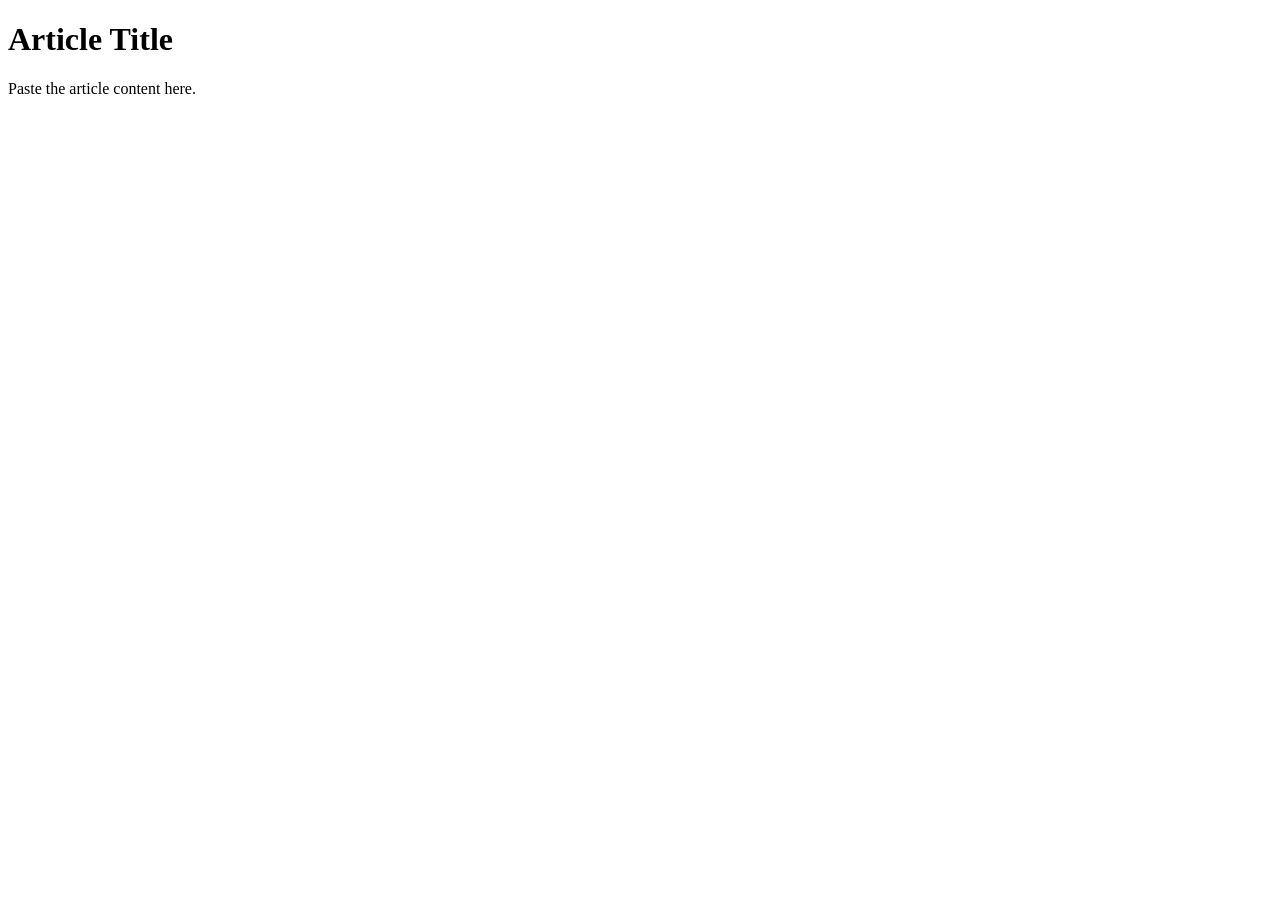
<file: blog/new-post-template.html>
<!DOCTYPE html>
<html lang="en">
<head>
    <meta charset="UTF-8">
    <meta name="viewport" content="width=device-width, initial-scale=1.0">
    <title>Article Title | Desyngo Blog</title>
</head>
<body>
    <!--
        To add another blog article:
        1. Create a new folder under /blog, for example /blog/my-new-article/.
        2. Copy this file into that folder as index.html.
        3. Paste or write your article HTML inside this body.
        4. Add a card for the article in /blog/index.html.
        5. Optionally add a matching card on the homepage blog section.
    -->
    <main>
        <h1>Article Title</h1>
        <p>Paste the article content here.</p>
    </main>
</body>
</html>
</file>
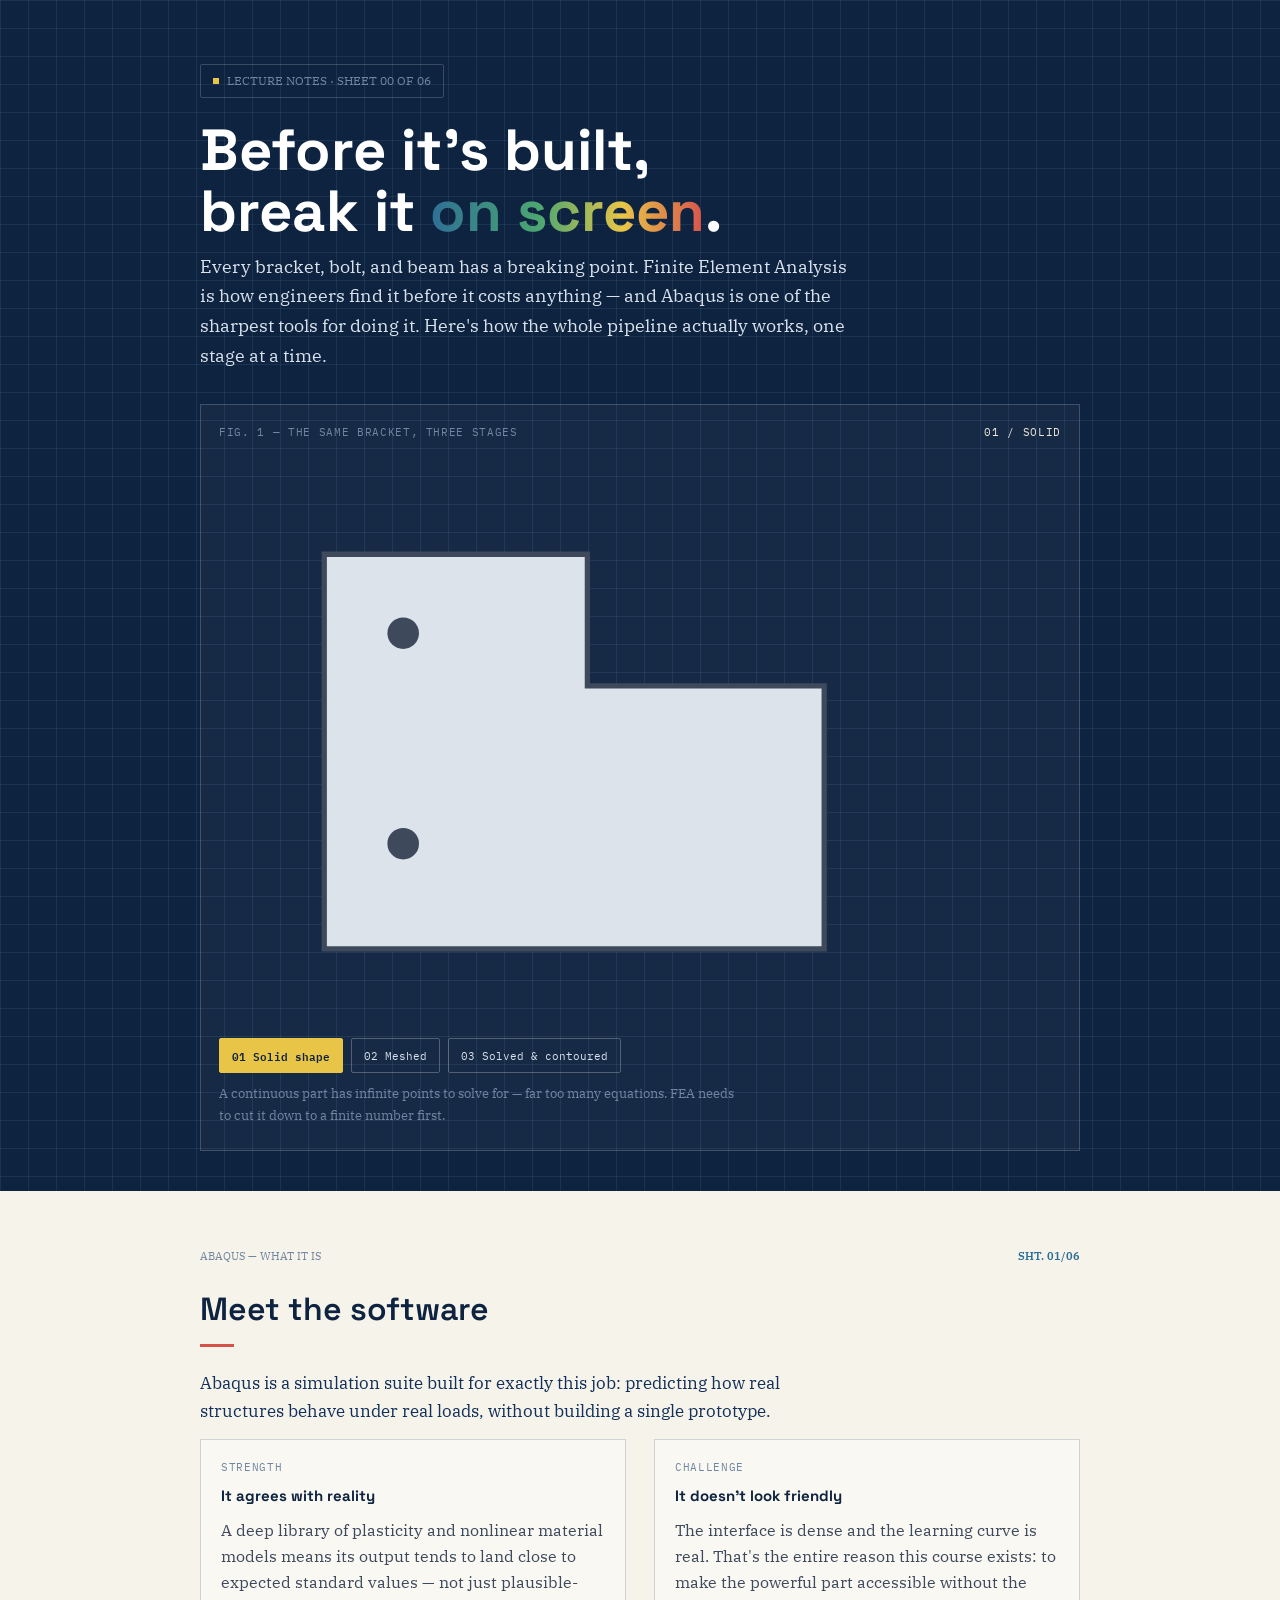
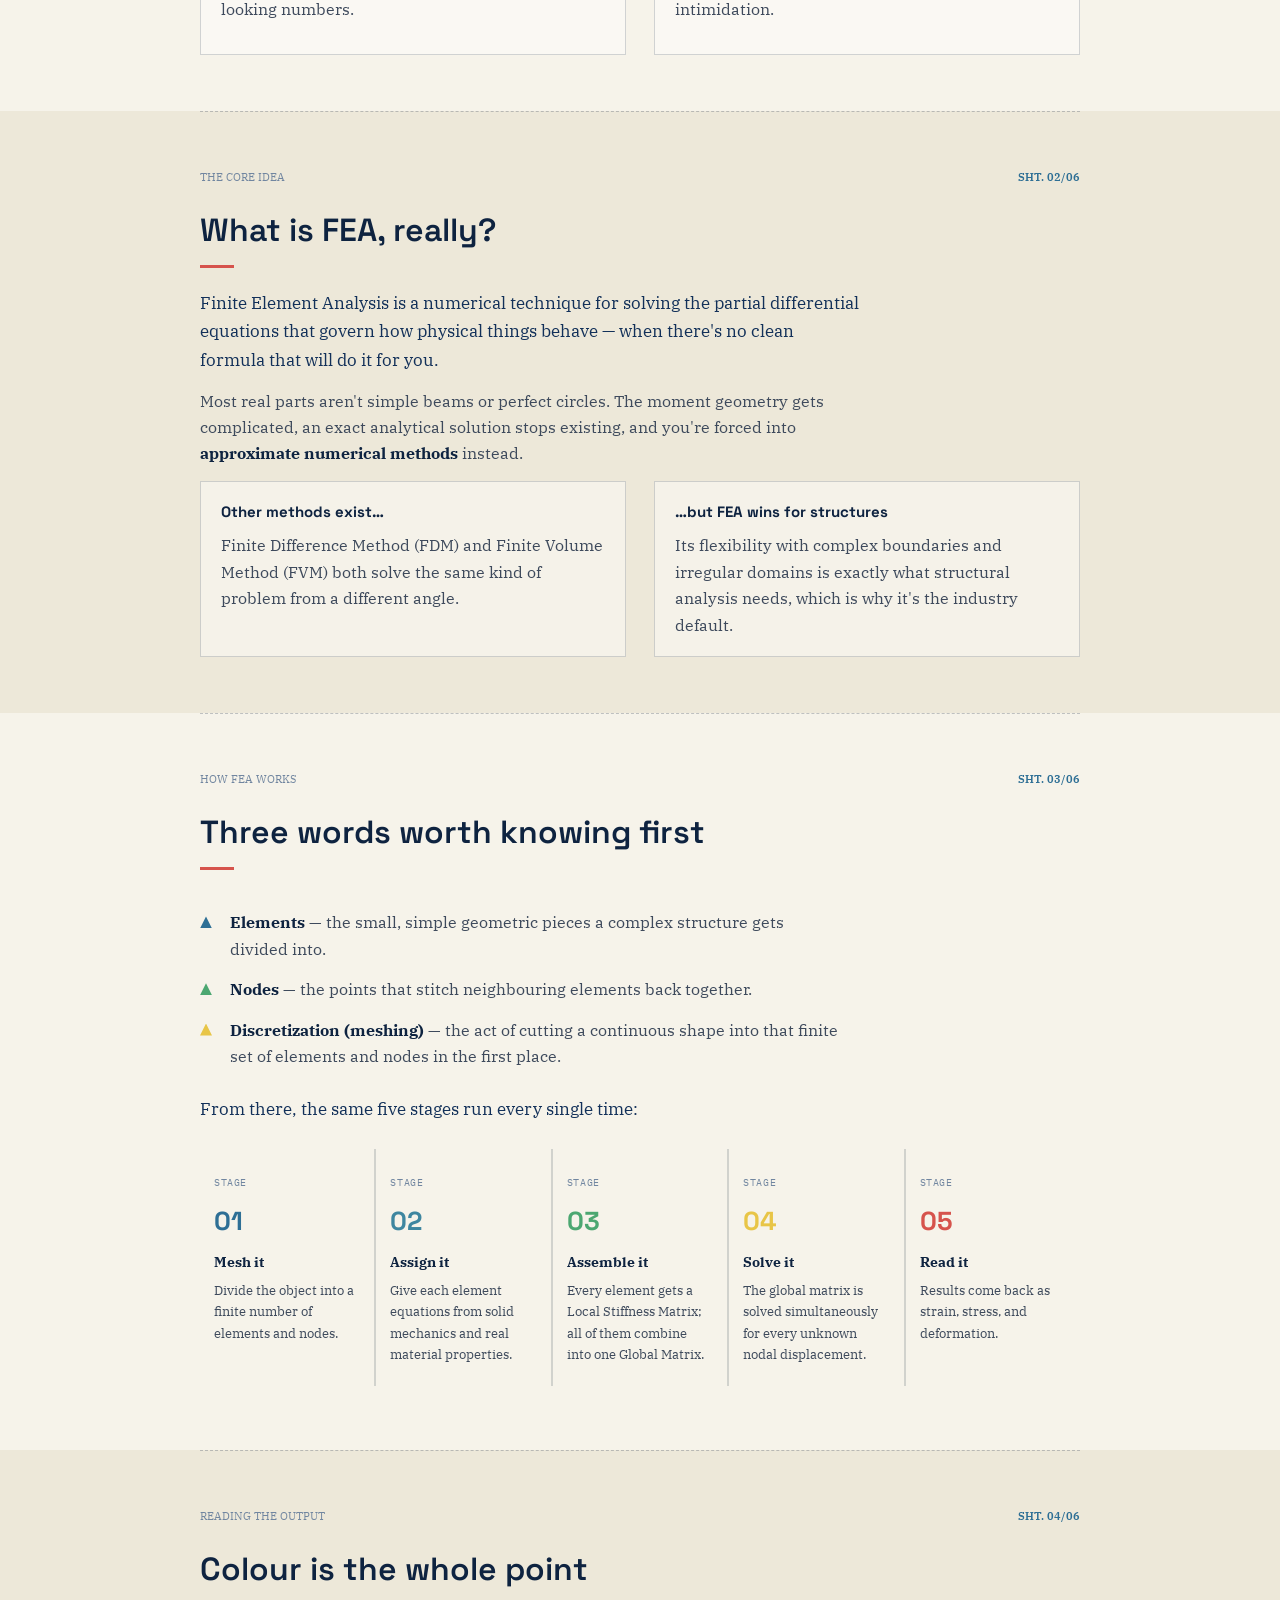
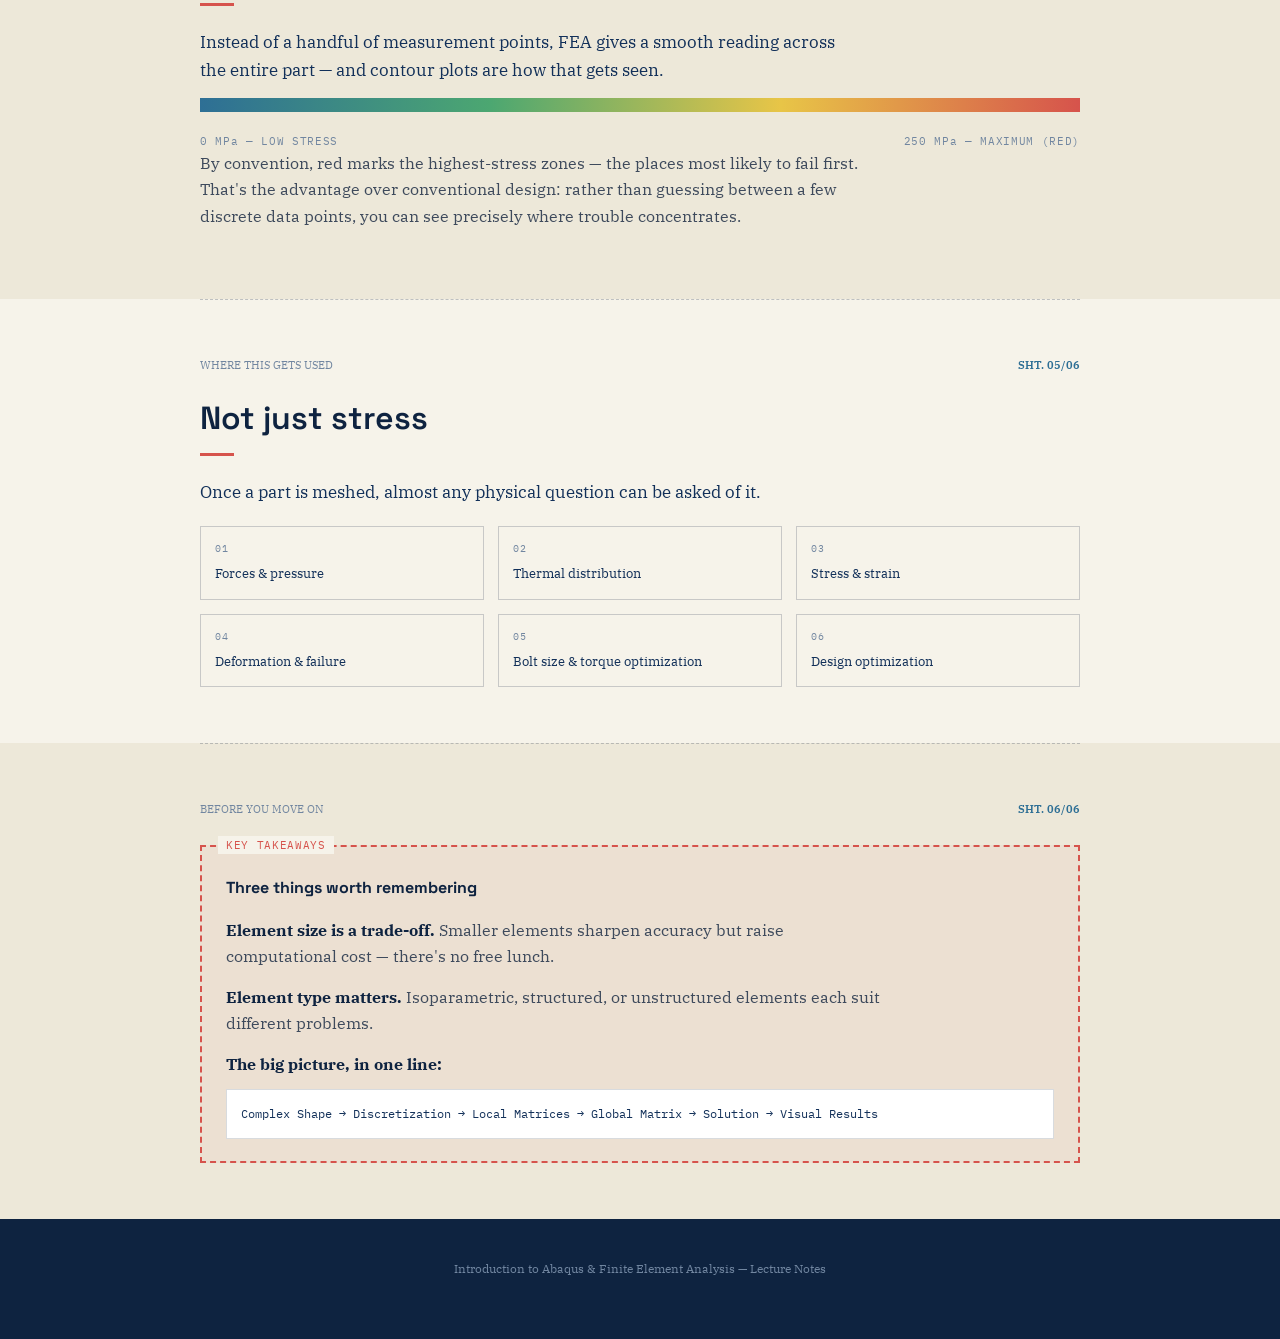
<file: .github/blog-pages/fea_abaqus_notes.html>
<!DOCTYPE html>
<html lang="en">
<head>
<meta charset="UTF-8">
<title>Introduction to Abaqus &amp; FEA</title>
<meta name="viewport" content="width=device-width, initial-scale=1.0">
<link rel="preconnect" href="https://fonts.googleapis.com">
<link href="https://fonts.googleapis.com/css2?family=Space+Grotesk:wght@400;500;600;700&family=IBM+Plex+Serif:ital,wght@0,400;0,500;0,600;1,400&family=IBM+Plex+Mono:wght@400;500;600&display=swap" rel="stylesheet">
<style>
  :root{
    --ink:#0E2340;
    --ink-2:#123059;
    --paper:#F6F3EA;
    --paper-2:#EDE8D9;
    --steel:#3E4A5C;
    --steel-soft:#7186A0;
    --line:#6E93B8;
    --c-blue:#2E6F95;
    --c-green:#4CA771;
    --c-yellow:#E8C547;
    --c-red:#D6534C;
    --sheet-w: min(880px, 92vw);
  }

  *{box-sizing:border-box;}
  html,body{margin:0;padding:0;}
  body{
    background:var(--ink);
    color:var(--paper);
    font-family:'IBM Plex Serif', serif;
    line-height:1.65;
    -webkit-font-smoothing:antialiased;
  }

  ::selection{ background:var(--c-yellow); color:var(--ink); }

  .grid-bg{
    background-image:
      linear-gradient(rgba(110,147,184,0.14) 1px, transparent 1px),
      linear-gradient(90deg, rgba(110,147,184,0.14) 1px, transparent 1px);
    background-size: 28px 28px;
  }

  .mono{ font-family:'IBM Plex Mono', monospace; letter-spacing:0.06em; }
  h1,h2,h3,.display{ font-family:'Space Grotesk', sans-serif; }

  a{ color: var(--c-yellow); }

  /* ---------- HERO ---------- */
  .hero{
    position:relative;
    padding: 64px 0 40px;
    overflow:hidden;
  }
  .hero-inner{
    width:var(--sheet-w);
    margin:0 auto;
    position:relative;
    z-index:2;
  }
  .tag{
    display:inline-flex;
    align-items:center;
    gap:8px;
    font-size:12px;
    text-transform:uppercase;
    color: var(--steel-soft);
    border:1px solid rgba(255,255,255,0.18);
    padding:6px 12px;
    border-radius:2px;
  }
  .tag .dot{ width:6px;height:6px; background:var(--c-yellow); }
  h1.title{
    font-size: clamp(34px, 6vw, 58px);
    line-height:1.05;
    font-weight:700;
    margin: 22px 0 10px;
    color: #fff;
  }
  h1.title em{
    font-style:normal;
    background:linear-gradient(90deg, var(--c-blue), var(--c-green) 40%, var(--c-yellow) 70%, var(--c-red));
    -webkit-background-clip:text;
    background-clip:text;
    color:transparent;
  }
  .lede{
    font-size:18px;
    max-width:60ch;
    color:#D9E2EC;
  }

  /* hero diagram */
  .rig{
    margin-top:34px;
    border:1px solid rgba(255,255,255,0.18);
    background: rgba(255,255,255,0.03);
    padding: 18px 18px 10px;
  }
  .rig-head{
    display:flex; justify-content:space-between; align-items:center;
    font-size:11px; color:var(--steel-soft); margin-bottom:8px;
  }
  .rig-stage-label{ color:#EDE8D9; }
  svg{ display:block; width:100%; height:auto; }
  .rig-btns{
    display:flex; gap:8px; margin-top:10px; flex-wrap:wrap;
  }
  .rig-btns button{
    font-family:'IBM Plex Mono', monospace;
    font-size:11px;
    background:transparent;
    border:1px solid rgba(255,255,255,0.25);
    color:#D9E2EC;
    padding:7px 12px;
    cursor:pointer;
    border-radius:2px;
    transition: all .15s ease;
  }
  .rig-btns button:hover{ border-color:var(--c-yellow); color:#fff; }
  .rig-btns button.active{ background:var(--c-yellow); color:var(--ink); border-color:var(--c-yellow); font-weight:600;}
  .rig-btns button:focus-visible{ outline:2px solid var(--c-yellow); outline-offset:2px; }
  .rig-caption{ font-size:13px; color:var(--steel-soft); margin-top:10px;}

  /* ---------- SHEETS ---------- */
  .sheet{
    background: var(--paper);
    color: var(--steel);
    position:relative;
  }
  .sheet-inner{
    width:var(--sheet-w);
    margin:0 auto;
    padding: 56px 0;
  }
  .sheet + .sheet .sheet-inner{ border-top:1px dashed rgba(62,74,92,0.3); }

  .sheet-tag{
    display:flex; justify-content:space-between; align-items:baseline;
    font-size:11px; color: var(--steel-soft); margin-bottom:18px;
  }
  .sheet-tag .no{ color:var(--c-blue); font-weight:600; }

  h2.h{
    font-size: clamp(24px, 3.4vw, 32px);
    font-weight:600;
    color:var(--ink);
    margin:0 0 6px;
  }
  .h-accent{
    display:inline-block; width:34px; height:3px; background:var(--c-red);
    margin-bottom:14px;
  }

  p{ margin:0 0 14px; max-width:66ch; }
  .lead-line{ font-size:17px; color:var(--ink-2); }

  /* mesh-marker lists */
  ul.mesh-list{ list-style:none; margin:18px 0; padding:0; }
  ul.mesh-list li{
    position:relative;
    padding-left:30px;
    margin-bottom:14px;
    max-width:64ch;
  }
  ul.mesh-list li::before{
    content:"";
    position:absolute;
    left:0; top:7px;
    width:12px; height:12px;
    clip-path: polygon(50% 0%, 0% 100%, 100% 100%);
    background: var(--tri-color, var(--c-blue));
  }
  ul.mesh-list li strong{ color:var(--ink); }

  .two-col{
    display:grid;
    grid-template-columns: 1fr 1fr;
    gap: 28px;
  }
  @media (max-width:640px){ .two-col{ grid-template-columns:1fr; } }

  .panel{
    border:1px solid rgba(62,74,92,0.22);
    padding:18px 20px;
    background: rgba(255,255,255,0.4);
  }
  .panel h3{ margin:0 0 8px; font-size:15px; color:var(--ink); }
  .panel .mono{ font-size:11px; color:var(--steel-soft); display:block; margin-bottom:8px;}

  /* process steps */
  .steps{
    display:grid;
    grid-template-columns: repeat(5, 1fr);
    gap:2px;
    margin: 26px 0 8px;
    background: rgba(62,74,92,0.2);
  }
  @media (max-width:760px){ .steps{ grid-template-columns: 1fr 1fr; } }
  .step{
    background: var(--paper);
    padding:18px 14px 20px;
    position:relative;
    transition: background .2s ease;
  }
  .step:hover{ background: var(--paper-2); }
  .step .sht{ font-size:10px; color:var(--steel-soft); }
  .step .num{
    font-family:'Space Grotesk', sans-serif;
    font-size:26px; font-weight:700;
    color: var(--step-color, var(--c-blue));
    margin: 6px 0 8px;
  }
  .step h4{ margin:0 0 6px; font-size:14px; color:var(--ink); }
  .step p{ font-size:13px; margin:0; max-width:none; color:var(--steel); }

  /* contour swatch strip */
  .contour-bar{
    height:14px;
    width:100%;
    margin: 8px 0 20px;
    background: linear-gradient(90deg, var(--c-blue), var(--c-green) 33%, var(--c-yellow) 66%, var(--c-red));
    position:relative;
  }
  .contour-labels{
    display:flex; justify-content:space-between;
    font-size:11px; color:var(--steel-soft);
  }

  .app-grid{
    display:grid;
    grid-template-columns: repeat(3, 1fr);
    gap:14px;
    margin-top:20px;
  }
  @media (max-width:640px){ .app-grid{ grid-template-columns:1fr 1fr; } }
  .app{
    border:1px solid rgba(62,74,92,0.25);
    padding:14px;
    font-size:13px;
    color:var(--ink-2);
  }
  .app .mono{ font-size:10px; color:var(--steel-soft); display:block; margin-bottom:6px; }

  /* takeaway callout */
  .callout{
    border: 2px dashed var(--c-red);
    padding: 22px 24px;
    margin-top:26px;
    background: rgba(214,83,76,0.05);
    position:relative;
  }
  .callout .mono{ position:absolute; top:-11px; left:16px; background:var(--paper); padding:0 8px; font-size:11px; color:var(--c-red);}
  .callout h3{ margin-top:6px; color:var(--ink); font-size:16px;}
  .flow{
    font-family:'IBM Plex Mono', monospace;
    font-size:12px;
    color: var(--ink-2);
    background:#fff;
    border:1px solid rgba(62,74,92,0.2);
    padding:14px;
    margin-top:12px;
    overflow-x:auto;
    white-space:nowrap;
  }

  footer{
    text-align:center;
    padding: 40px 0 60px;
    color: var(--steel-soft);
    font-size:12px;
  }

  @media (prefers-reduced-motion: reduce){
    *{ transition:none !important; }
  }
</style>
</head>
<body>

<section class="hero grid-bg">
  <div class="hero-inner">
    <span class="tag"><span class="dot"></span>LECTURE NOTES &middot; SHEET 00 OF 06</span>
    <h1 class="title">Before it's built,<br>break it <em>on screen</em>.</h1>
    <p class="lede">Every bracket, bolt, and beam has a breaking point. Finite Element Analysis is how engineers find it before it costs anything &mdash; and Abaqus is one of the sharpest tools for doing it. Here's how the whole pipeline actually works, one stage at a time.</p>

    <div class="rig">
      <div class="rig-head">
        <span class="mono">FIG. 1 &mdash; THE SAME BRACKET, THREE STAGES</span>
        <span class="mono rig-stage-label" id="stageLabel">01 / SOLID</span>
      </div>
      <div id="svgHolder"></div>
      <div class="rig-btns">
        <button class="active" data-stage="0">01 Solid shape</button>
        <button data-stage="1">02 Meshed</button>
        <button data-stage="2">03 Solved &amp; contoured</button>
      </div>
      <p class="rig-caption" id="rigCaption">A continuous part has infinite points to solve for &mdash; far too many equations. FEA needs to cut it down to a finite number first.</p>
    </div>
  </div>
</section>

<section class="sheet">
  <div class="sheet-inner">
    <div class="sheet-tag"><span>ABAQUS &mdash; WHAT IT IS</span><span class="no">SHT. 01/06</span></div>
    <h2 class="h">Meet the software</h2>
    <span class="h-accent"></span>
    <p class="lead-line">Abaqus is a simulation suite built for exactly this job: predicting how real structures behave under real loads, without building a single prototype.</p>
    <div class="two-col">
      <div class="panel">
        <span class="mono">STRENGTH</span>
        <h3>It agrees with reality</h3>
        <p>A deep library of plasticity and nonlinear material models means its output tends to land close to expected standard values &mdash; not just plausible-looking numbers.</p>
      </div>
      <div class="panel">
        <span class="mono">CHALLENGE</span>
        <h3>It doesn't look friendly</h3>
        <p>The interface is dense and the learning curve is real. That's the entire reason this course exists: to make the powerful part accessible without the intimidation.</p>
      </div>
    </div>
  </div>
</section>

<section class="sheet" style="background:var(--paper-2);">
  <div class="sheet-inner">
    <div class="sheet-tag"><span>THE CORE IDEA</span><span class="no">SHT. 02/06</span></div>
    <h2 class="h">What is FEA, really?</h2>
    <span class="h-accent"></span>
    <p class="lead-line">Finite Element Analysis is a numerical technique for solving the partial differential equations that govern how physical things behave &mdash; when there's no clean formula that will do it for you.</p>
    <p>Most real parts aren't simple beams or perfect circles. The moment geometry gets complicated, an exact analytical solution stops existing, and you're forced into <strong style="color:var(--ink);">approximate numerical methods</strong> instead.</p>

    <div class="two-col">
      <div class="panel">
        <h3>Other methods exist&hellip;</h3>
        <p style="margin-bottom:0;">Finite Difference Method (FDM) and Finite Volume Method (FVM) both solve the same kind of problem from a different angle.</p>
      </div>
      <div class="panel">
        <h3>&hellip;but FEA wins for structures</h3>
        <p style="margin-bottom:0;">Its flexibility with complex boundaries and irregular domains is exactly what structural analysis needs, which is why it's the industry default.</p>
      </div>
    </div>
  </div>
</section>

<section class="sheet">
  <div class="sheet-inner">
    <div class="sheet-tag"><span>HOW FEA WORKS</span><span class="no">SHT. 03/06</span></div>
    <h2 class="h">Three words worth knowing first</h2>
    <span class="h-accent"></span>
    <ul class="mesh-list">
      <li style="--tri-color:var(--c-blue);"><strong>Elements</strong> &mdash; the small, simple geometric pieces a complex structure gets divided into.</li>
      <li style="--tri-color:var(--c-green);"><strong>Nodes</strong> &mdash; the points that stitch neighbouring elements back together.</li>
      <li style="--tri-color:var(--c-yellow);"><strong>Discretization (meshing)</strong> &mdash; the act of cutting a continuous shape into that finite set of elements and nodes in the first place.</li>
    </ul>

    <p class="lead-line" style="margin-top:26px;">From there, the same five stages run every single time:</p>

    <div class="steps">
      <div class="step" style="--step-color:var(--c-blue);">
        <span class="sht mono">STAGE</span>
        <div class="num">01</div>
        <h4>Mesh it</h4>
        <p>Divide the object into a finite number of elements and nodes.</p>
      </div>
      <div class="step" style="--step-color:#3E86A0;">
        <span class="sht mono">STAGE</span>
        <div class="num">02</div>
        <h4>Assign it</h4>
        <p>Give each element equations from solid mechanics and real material properties.</p>
      </div>
      <div class="step" style="--step-color:var(--c-green);">
        <span class="sht mono">STAGE</span>
        <div class="num">03</div>
        <h4>Assemble it</h4>
        <p>Every element gets a Local Stiffness Matrix; all of them combine into one Global Matrix.</p>
      </div>
      <div class="step" style="--step-color:var(--c-yellow);">
        <span class="sht mono">STAGE</span>
        <div class="num">04</div>
        <h4>Solve it</h4>
        <p>The global matrix is solved simultaneously for every unknown nodal displacement.</p>
      </div>
      <div class="step" style="--step-color:var(--c-red);">
        <span class="sht mono">STAGE</span>
        <div class="num">05</div>
        <h4>Read it</h4>
        <p>Results come back as strain, stress, and deformation.</p>
      </div>
    </div>
  </div>
</section>

<section class="sheet" style="background:var(--paper-2);">
  <div class="sheet-inner">
    <div class="sheet-tag"><span>READING THE OUTPUT</span><span class="no">SHT. 04/06</span></div>
    <h2 class="h">Colour is the whole point</h2>
    <span class="h-accent"></span>
    <p class="lead-line">Instead of a handful of measurement points, FEA gives a smooth reading across the entire part &mdash; and contour plots are how that gets seen.</p>
    <div class="contour-bar"></div>
    <div class="contour-labels">
      <span class="mono">0 MPa &mdash; LOW STRESS</span>
      <span class="mono">250 MPa &mdash; MAXIMUM (RED)</span>
    </div>
    <p>By convention, red marks the highest-stress zones &mdash; the places most likely to fail first. That's the advantage over conventional design: rather than guessing between a few discrete data points, you can see precisely where trouble concentrates.</p>
  </div>
</section>

<section class="sheet">
  <div class="sheet-inner">
    <div class="sheet-tag"><span>WHERE THIS GETS USED</span><span class="no">SHT. 05/06</span></div>
    <h2 class="h">Not just stress</h2>
    <span class="h-accent"></span>
    <p class="lead-line">Once a part is meshed, almost any physical question can be asked of it.</p>
    <div class="app-grid">
      <div class="app"><span class="mono">01</span>Forces &amp; pressure</div>
      <div class="app"><span class="mono">02</span>Thermal distribution</div>
      <div class="app"><span class="mono">03</span>Stress &amp; strain</div>
      <div class="app"><span class="mono">04</span>Deformation &amp; failure</div>
      <div class="app"><span class="mono">05</span>Bolt size &amp; torque optimization</div>
      <div class="app"><span class="mono">06</span>Design optimization</div>
    </div>
  </div>
</section>

<section class="sheet" style="background:var(--paper-2);">
  <div class="sheet-inner">
    <div class="sheet-tag"><span>BEFORE YOU MOVE ON</span><span class="no">SHT. 06/06</span></div>
    <div class="callout">
      <span class="mono">KEY TAKEAWAYS</span>
      <h3>Three things worth remembering</h3>
      <p><strong style="color:var(--ink);">Element size is a trade-off.</strong> Smaller elements sharpen accuracy but raise computational cost &mdash; there's no free lunch.</p>
      <p><strong style="color:var(--ink);">Element type matters.</strong> Isoparametric, structured, or unstructured elements each suit different problems.</p>
      <p style="margin-bottom:0;"><strong style="color:var(--ink);">The big picture, in one line:</strong></p>
      <div class="flow">Complex Shape &rarr; Discretization &rarr; Local Matrices &rarr; Global Matrix &rarr; Solution &rarr; Visual Results</div>
    </div>
  </div>
</section>

<footer class="grid-bg" style="background:var(--ink);">
  Introduction to Abaqus &amp; Finite Element Analysis &mdash; Lecture Notes
</footer>

<script>
(function(){
  const holder = document.getElementById('svgHolder');
  const label = document.getElementById('stageLabel');
  const caption = document.getElementById('rigCaption');
  const buttons = document.querySelectorAll('.rig-btns button');

  const captions = [
    "A continuous part has infinite points to solve for — far too many equations. FEA needs to cut it down to a finite number first.",
    "Discretization: the shape is divided into simple elements joined at nodes. Now every element gets its own local stiffness equation.",
    "The local equations are assembled into a global matrix and solved. The result is mapped back onto the shape as a stress contour — red marks where it's most likely to fail."
  ];
  const labels = ["01 / SOLID", "02 / MESHED", "03 / SOLVED"];

  // simple bracket outline (an L-shaped bracket, like the lecture's own example)
  const bracketPath = "M40,40 L140,40 L140,90 L230,90 L230,190 L40,190 Z";

  function solidSVG(){
    return `<svg viewBox="0 0 320 220" role="img" aria-label="Solid bracket shape">
      <path d="${bracketPath}" fill="#DDE3EA" stroke="#3E4A5C" stroke-width="2"/>
      <circle cx="70" cy="150" r="6" fill="#3E4A5C"/>
      <circle cx="70" cy="70" r="6" fill="#3E4A5C"/>
    </svg>`;
  }

  function meshSVG(){
    // build a rough triangular mesh over the bracket region
    let lines = '';
    const stepX = 22, stepY = 22;
    for(let x=40; x<=230; x+=stepX){
      for(let y=40; y<=190; y+=stepY){
        // skip points outside the L shape roughly
        if(x>140 && y<90) continue;
        lines += `<circle cx="${x}" cy="${y}" r="2.4" fill="#2E6F95"/>`;
        if(x+stepX<=230){
          if(!(x+stepX>140 && y<90) )
            lines += `<line x1="${x}" y1="${y}" x2="${x+stepX}" y2="${y}" stroke="#6E93B8" stroke-width="1"/>`;
        }
        if(y+stepY<=190){
          if(!(x>140 && y+stepY<90))
            lines += `<line x1="${x}" y1="${y}" x2="${x}" y2="${y+stepY}" stroke="#6E93B8" stroke-width="1"/>`;
        }
        if(x+stepX<=230 && y+stepY<=190){
          if(!(x+stepX>140 && y+stepY<=90))
            lines += `<line x1="${x}" y1="${y}" x2="${x+stepX}" y2="${y+stepY}" stroke="#6E93B8" stroke-width="0.7"/>`;
        }
      }
    }
    return `<svg viewBox="0 0 320 220" role="img" aria-label="Meshed bracket shape">
      <path d="${bracketPath}" fill="#F6F3EA" stroke="#3E4A5C" stroke-width="2"/>
      ${lines}
    </svg>`;
  }

  function contourSVG(){
    return `<svg viewBox="0 0 320 220" role="img" aria-label="Solved bracket with stress contour">
      <defs>
        <linearGradient id="stressGrad" x1="0%" y1="100%" x2="100%" y2="0%">
          <stop offset="0%" stop-color="#2E6F95"/>
          <stop offset="45%" stop-color="#4CA771"/>
          <stop offset="75%" stop-color="#E8C547"/>
          <stop offset="100%" stop-color="#D6534C"/>
        </linearGradient>
        <clipPath id="bracketClip"><path d="${bracketPath}"/></clipPath>
      </defs>
      <g clip-path="url(#bracketClip)">
        <rect x="0" y="0" width="320" height="220" fill="url(#stressGrad)"/>
      </g>
      <path d="${bracketPath}" fill="none" stroke="#3E4A5C" stroke-width="2"/>
      <circle cx="70" cy="70" r="5" fill="#0E2340"/>
      <text x="82" y="74" font-family="IBM Plex Mono, monospace" font-size="10" fill="#3E4A5C">fixed</text>
      <circle cx="70" cy="150" r="5" fill="#D6534C"/>
      <text x="82" y="154" font-family="IBM Plex Mono, monospace" font-size="10" fill="#3E4A5C">max stress</text>
    </svg>`;
  }

  const renders = [solidSVG, meshSVG, contourSVG];

  function setStage(i){
    holder.innerHTML = renders[i]();
    label.textContent = labels[i];
    caption.textContent = captions[i];
    buttons.forEach(b => b.classList.toggle('active', b.dataset.stage == i));
  }

  buttons.forEach(b => b.addEventListener('click', () => setStage(parseInt(b.dataset.stage))));
  setStage(0);
})();
</script>

</body>
</html>
</file>
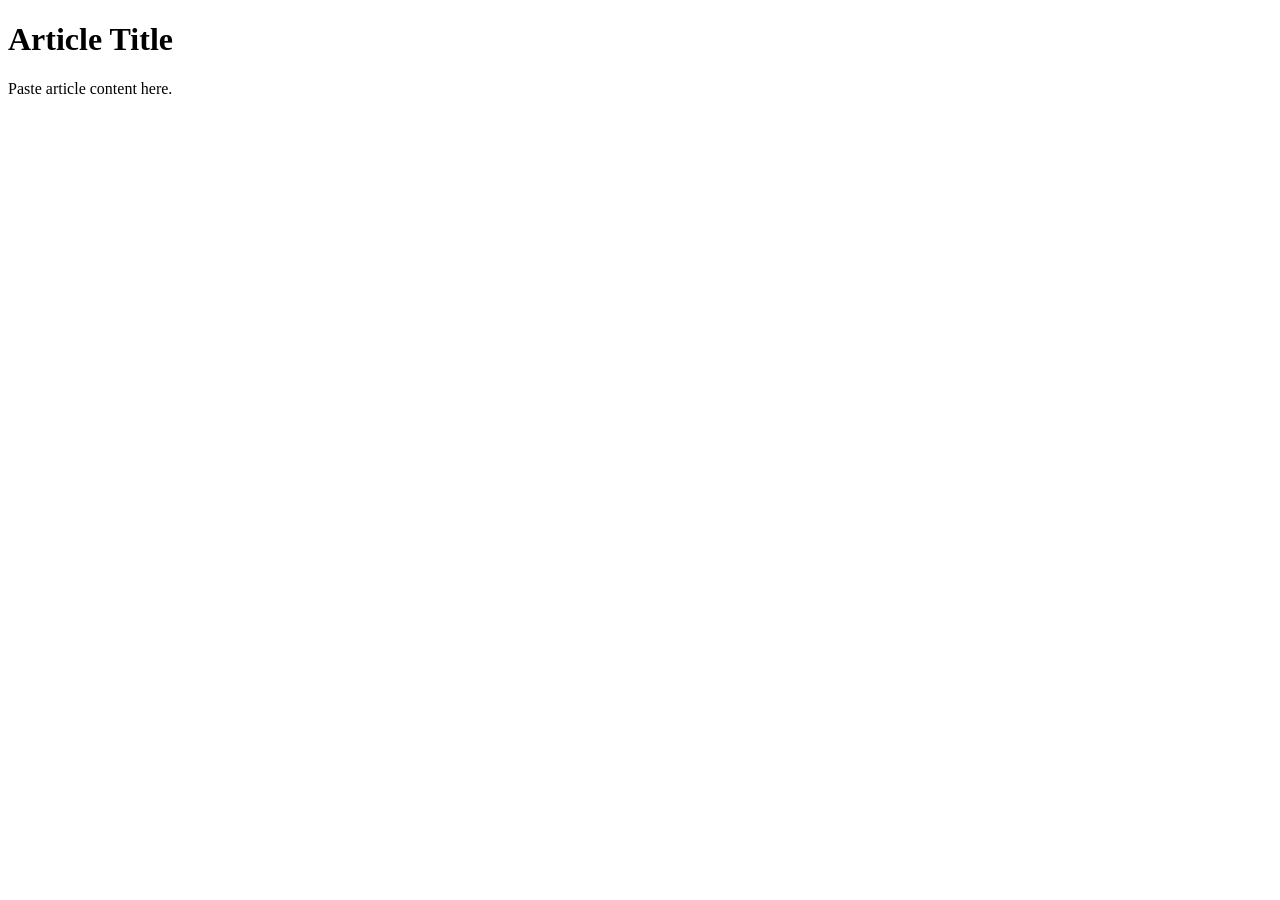
<file: .github/blog-pages/new-post-template.html>
<!DOCTYPE html>
<html lang="en">
<head>
    <meta charset="UTF-8">
    <meta name="viewport" content="width=device-width, initial-scale=1.0">
    <title>Article Title</title>
</head>
<body>
    <!-- Paste the next article page here. -->
    <main>
        <h1>Article Title</h1>
        <p>Paste article content here.</p>
    </main>
</body>
</html>
</file>
<file: assets/engineering-pages.css>
:root {
    color-scheme: light;
    font-family: system-ui, sans-serif;
    color: #263448;
    background: #f5f7fa;
    line-height: 1.65;
}

body {
    margin: 0;
}

.container {
    max-width: 56rem;
    margin-inline: auto;
    padding-inline: 1.25rem;
}

a {
    color: #1e458e;
    text-underline-offset: 0.2em;
}

a:focus-visible {
    outline: 2px solid #1e458e;
    outline-offset: 3px;
}

.site-header,
.site-footer {
    background: #fff;
    border-block: 1px solid #d9e1ec;
}

.site-header nav,
.site-footer .container,
.nav-links {
    display: flex;
    align-items: center;
    flex-wrap: wrap;
    gap: 0.5rem 1.25rem;
}

.site-header nav,
.site-footer .container {
    justify-content: space-between;
    padding-block: 1rem;
}

.brand {
    color: #173c7d;
    font-size: 1.35rem;
    font-weight: 750;
    text-decoration: none;
}

main {
    padding-block: clamp(2rem, 6vw, 4.5rem);
}

.intro {
    margin-block-end: 2rem;
}

.eyebrow {
    margin: 0 0 0.5rem;
    color: #176657;
    font-weight: 700;
}

h1,
h2 {
    color: #173c7d;
    line-height: 1.2;
}

h1 {
    margin: 0;
    font-size: clamp(2rem, 5vw, 3.5rem);
}

h2 {
    margin-block-start: 0;
    font-size: clamp(1.3rem, 3vw, 1.65rem);
}

.lead {
    max-width: 65ch;
    font-size: 1.15rem;
}

.panel {
    padding: clamp(1rem, 4vw, 2rem);
    margin-block-start: 1rem;
    background: #fff;
    border: 1px solid #d9e1ec;
    border-radius: 0.75rem;
}

.panel > :last-child {
    margin-block-end: 0;
}

ul {
    padding-inline-start: 1.25rem;
}

li + li {
    margin-block-start: 0.5rem;
}

.button {
    display: inline-block;
    padding: 0.65rem 1.1rem;
    border-radius: 0.5rem;
    background: #1e458e;
    color: #fff;
    font-weight: 700;
    text-decoration: none;
}

.button:hover {
    background: #15356f;
}

.site-footer {
    font-size: 0.9rem;
}
</file>
